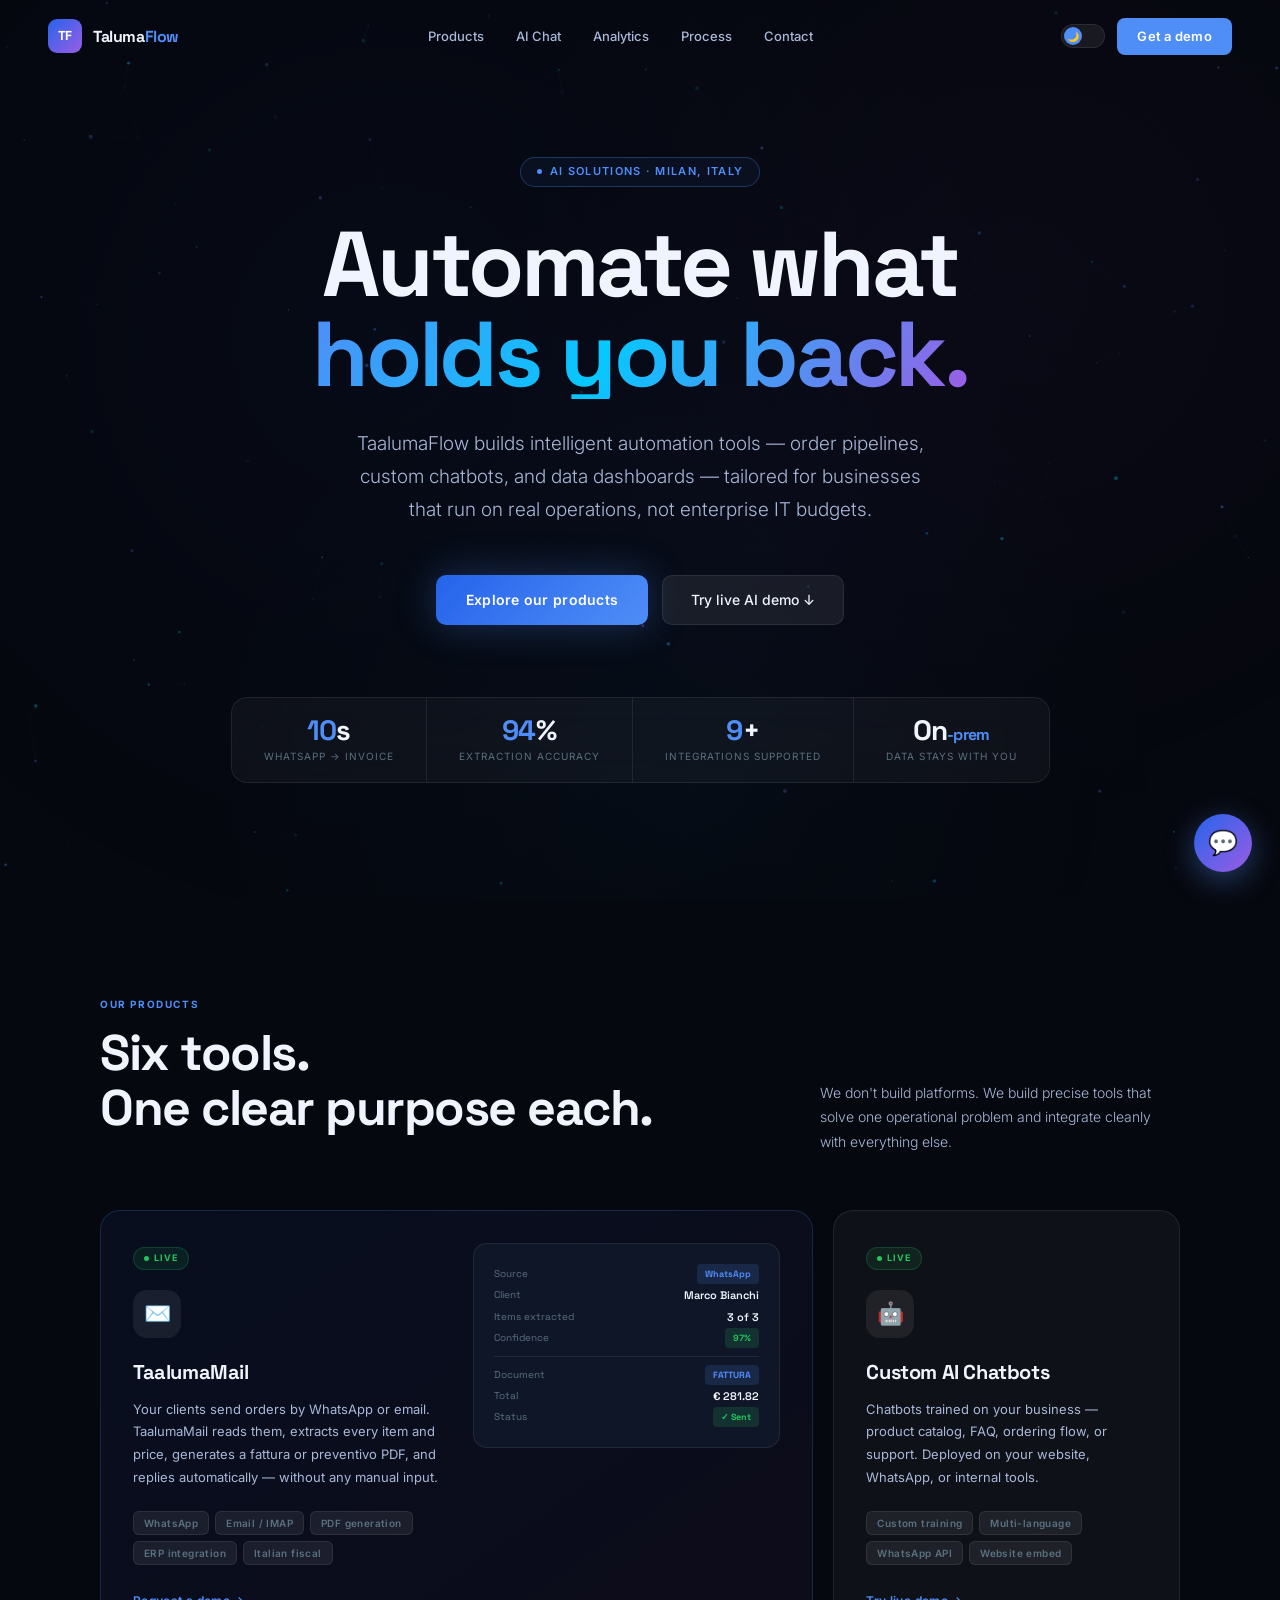
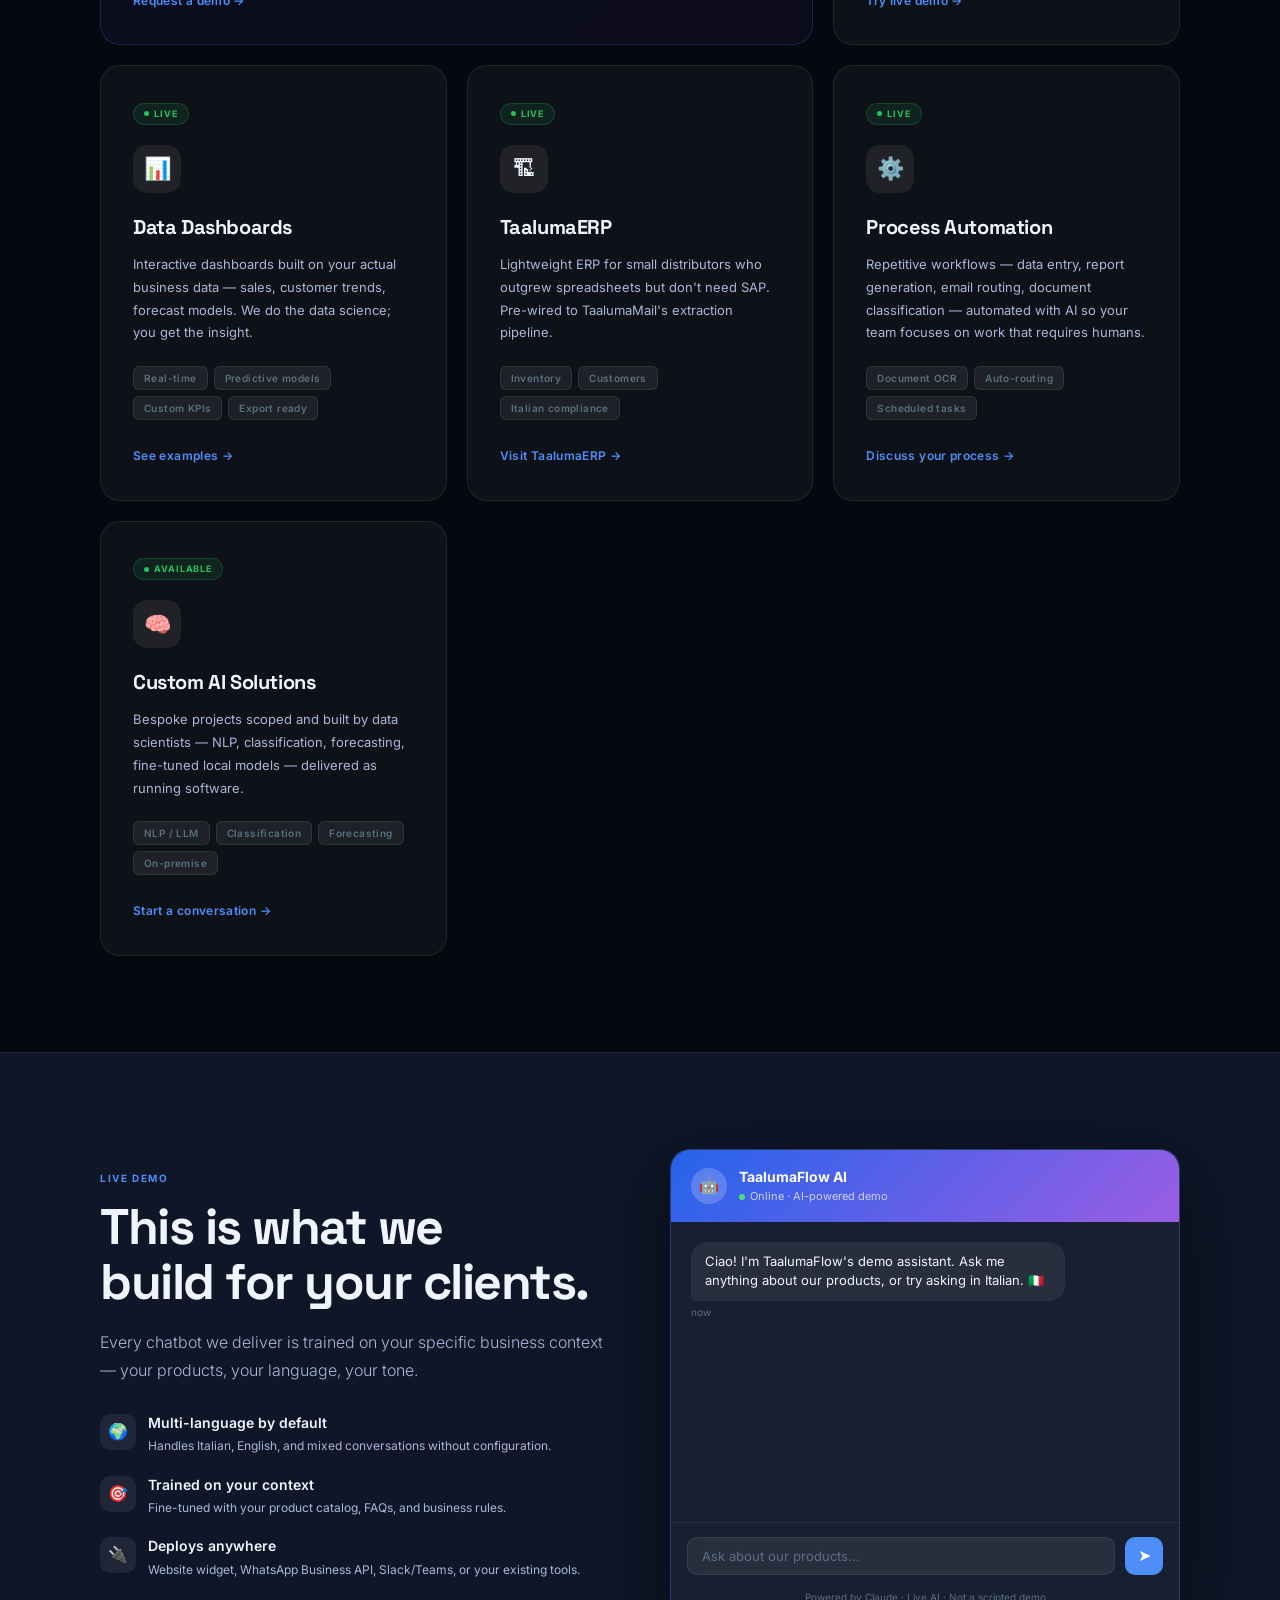
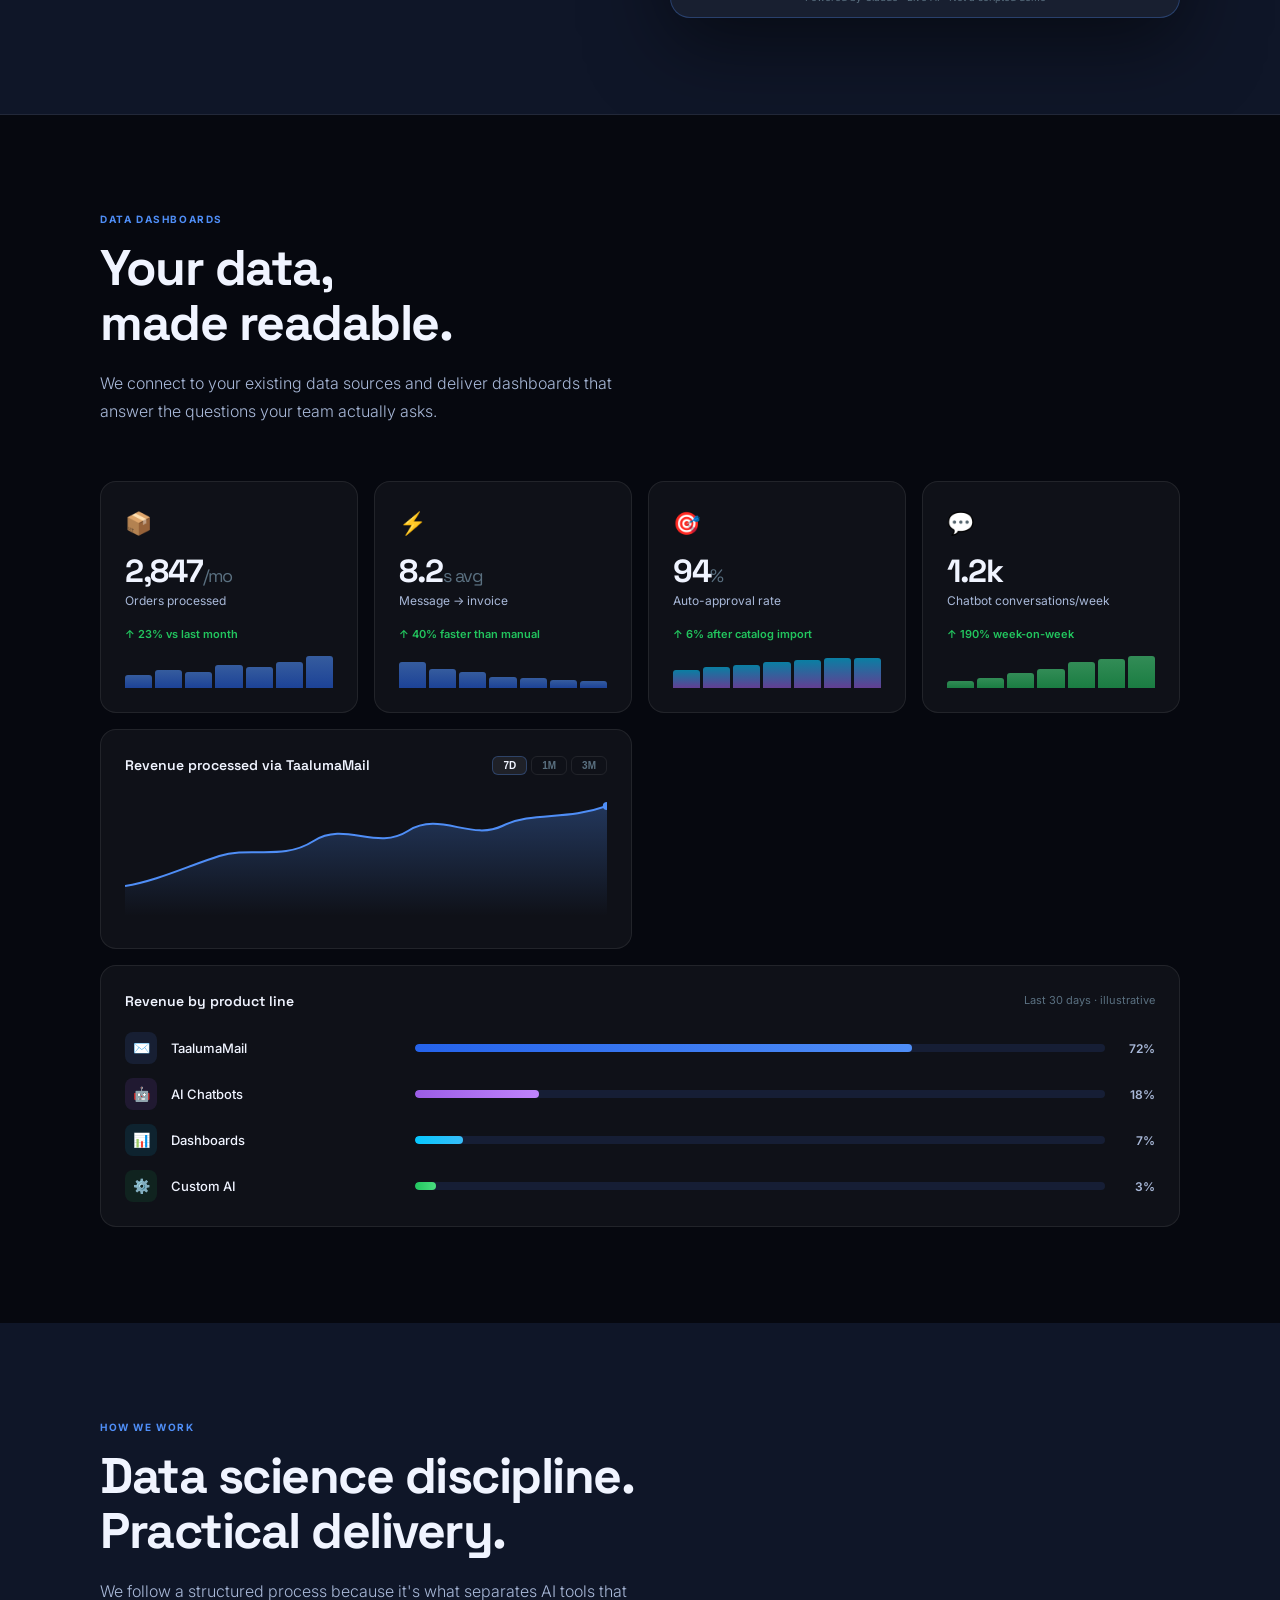
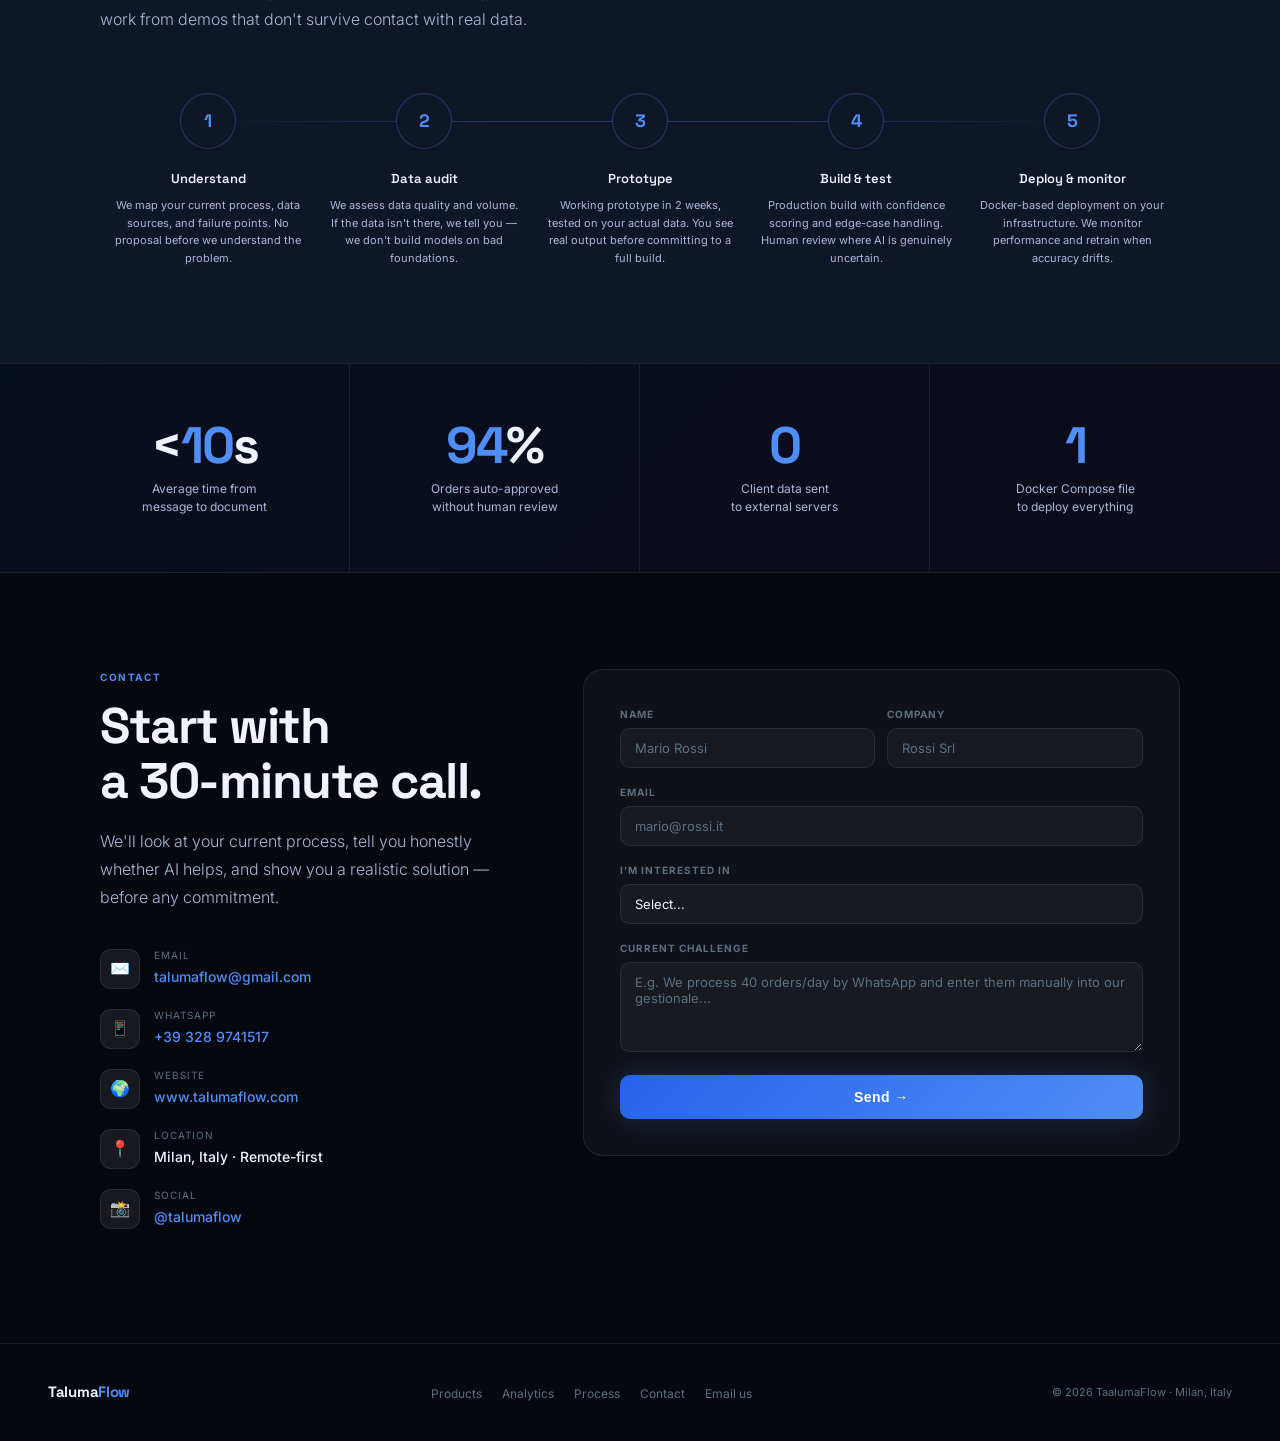
<file: index.html>
<!DOCTYPE html>
<html lang="en" data-theme="dark">
<head>
  <meta charset="UTF-8">
  <meta name="viewport" content="width=device-width, initial-scale=1.0">
  <title>TaalumaFlow — AI Solutions for Business</title>
  <meta name="description" content="TaalumaFlow builds AI-powered tools for businesses: order pipelines, custom chatbots, data dashboards, and process automation.">
  <meta name="author" content="TaalumaFlow">
  <meta property="og:title" content="TaalumaFlow — AI Solutions for Business">
  <meta property="og:description" content="AI automation tools built by data scientists for real business operations.">
  <meta property="og:type" content="website">
  <meta property="og:url" content="https://www.talumaflow.com">
  <link rel="preconnect" href="https://fonts.googleapis.com">
  <link href="https://fonts.googleapis.com/css2?family=Space+Grotesk:wght@300;400;500;600;700&family=Inter:wght@300;400;500;600&display=swap" rel="stylesheet">
  <link rel="stylesheet" href="src/css/main.css">
</head>
<body>

<canvas id="bg-canvas" aria-hidden="true"></canvas>

<!-- NAV -->
<nav id="nav">
  <a href="#" class="nav-logo" aria-label="TaalumaFlow home">
    <div class="nav-logo-mark" aria-hidden="true">TF</div>
    <div class="nav-wordmark">Taluma<span>Flow</span></div>
  </a>
  <div class="nav-center">
    <a href="#products">Products</a>
    <a href="#chatdemo">AI Chat</a>
    <a href="#analytics">Analytics</a>
    <a href="#process">Process</a>
    <a href="#contact">Contact</a>
  </div>
  <div class="nav-right">
    <button class="theme-toggle" onclick="toggleTheme()" aria-label="Toggle dark/light mode">
      <div class="theme-knob" aria-hidden="true">🌙</div>
    </button>
    <a href="#contact" class="nav-cta">Get a demo</a>
    <button class="nav-hamburger" id="mnob" aria-label="Open menu">☰</button>
  </div>
</nav>

<div class="mobile-nav-overlay" id="mno" aria-hidden="true"></div>
<div class="mobile-nav-drawer" id="mnd" role="dialog" aria-label="Navigation menu">
  <a href="#products">Products</a>
  <a href="#chatdemo">AI Chat</a>
  <a href="#analytics">Analytics</a>
  <a href="#process">How we work</a>
  <a href="#contact">Contact</a>
</div>

<!-- HERO -->
<section id="hero">
  <div class="hero-badge rv"><span class="hero-badge-dot" aria-hidden="true"></span>AI Solutions · Milan, Italy</div>
  <h1 class="hero-h1">
    <span class="l1 rv d1">Automate what</span>
    <span class="l2 rv d2">holds you back.</span>
  </h1>
  <p class="hero-sub rv d3">TaalumaFlow builds intelligent automation tools — order pipelines, custom chatbots, and data dashboards — tailored for businesses that run on real operations, not enterprise IT budgets.</p>
  <div class="hero-btns rv d4">
    <a href="#products" class="btn-primary">Explore our products</a>
    <a href="#chatdemo" class="btn-outline">Try live AI demo ↓</a>
  </div>
  <div class="hero-metrics rv d4">
    <div class="hm"><div class="hm-num"><span id="cnt-1">0</span>s</div><div class="hm-lbl">WhatsApp → Invoice</div></div>
    <div class="hm"><div class="hm-num"><span id="cnt-2">0</span>%</div><div class="hm-lbl">Extraction accuracy</div></div>
    <div class="hm"><div class="hm-num"><span id="cnt-3">0</span>+</div><div class="hm-lbl">Integrations supported</div></div>
    <div class="hm"><div class="hm-num">On<span class="hm-sub">-prem</span></div><div class="hm-lbl">Data stays with you</div></div>
  </div>
</section>

<!-- PRODUCTS -->
<section id="products">
  <div class="si">
    <div class="products-header">
      <div>
        <div class="sl rv">Our products</div>
        <h2 class="sh rv">Six tools.<br>One clear purpose each.</h2>
      </div>
      <p class="ss rv" style="max-width:360px;font-size:14px;">We don't build platforms. We build precise tools that solve one operational problem and integrate cleanly with everything else.</p>
    </div>
    <div class="products-grid">

      <!-- TaalumaMail FEATURED -->
      <article class="pc featured rv">
        <div class="pc-inner">
          <div>
            <div class="pc-status s-live"><span class="s-dot"></span>Live</div>
            <div class="pc-icon">✉️</div>
            <h3 class="pc-name">TaalumaMail</h3>
            <p class="pc-desc">Your clients send orders by WhatsApp or email. TaalumaMail reads them, extracts every item and price, generates a fattura or preventivo PDF, and replies automatically — without any manual input.</p>
            <div class="pc-tags">
              <span class="pc-tag">WhatsApp</span><span class="pc-tag">Email / IMAP</span>
              <span class="pc-tag">PDF generation</span><span class="pc-tag">ERP integration</span><span class="pc-tag">Italian fiscal</span>
            </div>
            <a href="#contact" class="pc-link">Request a demo →</a>
          </div>
          <div class="pc-demo-panel" aria-hidden="true">
            <div class="dp-row"><span class="dp-k">Source</span><span class="dp-b">WhatsApp</span></div>
            <div class="dp-row"><span class="dp-k">Client</span><span class="dp-v">Marco Bianchi</span></div>
            <div class="dp-row"><span class="dp-k">Items extracted</span><span class="dp-v">3 of 3</span></div>
            <div class="dp-row"><span class="dp-k">Confidence</span><span class="dp-g">97%</span></div>
            <div class="dp-hr"></div>
            <div class="dp-row"><span class="dp-k">Document</span><span class="dp-b">FATTURA</span></div>
            <div class="dp-row"><span class="dp-k">Total</span><span class="dp-v">€ 281.82</span></div>
            <div class="dp-row"><span class="dp-k">Status</span><span class="dp-g">✓ Sent</span></div>
          </div>
        </div>
      </article>

      <article class="pc rv d1">
        <div class="pc-status s-live"><span class="s-dot"></span>Live</div>
        <div class="pc-icon">🤖</div>
        <h3 class="pc-name">Custom AI Chatbots</h3>
        <p class="pc-desc">Chatbots trained on your business — product catalog, FAQ, ordering flow, or support. Deployed on your website, WhatsApp, or internal tools.</p>
        <div class="pc-tags"><span class="pc-tag">Custom training</span><span class="pc-tag">Multi-language</span><span class="pc-tag">WhatsApp API</span><span class="pc-tag">Website embed</span></div>
        <a href="#chatdemo" class="pc-link">Try live demo →</a>
      </article>

      <article class="pc rv d2">
        <div class="pc-status s-live"><span class="s-dot"></span>Live</div>
        <div class="pc-icon">📊</div>
        <h3 class="pc-name">Data Dashboards</h3>
        <p class="pc-desc">Interactive dashboards built on your actual business data — sales, customer trends, forecast models. We do the data science; you get the insight.</p>
        <div class="pc-tags"><span class="pc-tag">Real-time</span><span class="pc-tag">Predictive models</span><span class="pc-tag">Custom KPIs</span><span class="pc-tag">Export ready</span></div>
        <a href="#analytics" class="pc-link">See examples →</a>
      </article>

      <article class="pc rv d3">
        <!-- <div class="pc-status s-live"><span class="s-dot"></span>Live</div>
        <div class="pc-icon">🏗</div>
        <h3 class="pc-name"><a href="https://taalumaerp.com" target="_blank" rel="noopener" class="pc-link">Visit TaalumaERP →</a></h3>
        <p class="pc-desc">Lightweight ERP for small distributors who outgrew spreadsheets but don't need SAP. Pre-wired to TaalumaMail's extraction pipeline.</p>
        <div class="pc-tags"><span class="pc-tag">Inventory</span><span class="pc-tag">Customers</span><span class="pc-tag">Italian compliance</span></div> -->

 
        <div class="pc-status s-live"><span class="s-dot"></span>Live</div>
          <div class="pc-icon">🏗</div>
      
        <h3 class="pc-name">TaalumaERP</h3>
      
        <p class="pc-desc">Lightweight ERP for small distributors who outgrew
          spreadsheets but don't need SAP. Pre-wired to TaalumaMail's
          extraction pipeline.</p>
      
        <div class="pc-tags">
          <span class="pc-tag">Inventory</span>
          <span class="pc-tag">Customers</span>
          <span class="pc-tag">Italian compliance</span>
        </div>
      
        <a href="https://taalumaerp.com" target="_blank" rel="noopener"
          class="pc-link">Visit TaalumaERP →</a>
      
      
      <!-- </div> -->
 
      </article>

      <article class="pc rv">
        <div class="pc-status s-live"><span class="s-dot"></span>Live</div>
        <div class="pc-icon">⚙️</div>
        <h3 class="pc-name">Process Automation</h3>
        <p class="pc-desc">Repetitive workflows — data entry, report generation, email routing, document classification — automated with AI so your team focuses on work that requires humans.</p>
        <div class="pc-tags"><span class="pc-tag">Document OCR</span><span class="pc-tag">Auto-routing</span><span class="pc-tag">Scheduled tasks</span></div>
        <a href="#contact" class="pc-link">Discuss your process →</a>
      </article>

      <article class="pc rv d1">
        <div class="pc-status s-live"><span class="s-dot"></span>Available</div>
        <div class="pc-icon">🧠</div>
        <h3 class="pc-name">Custom AI Solutions</h3>
        <p class="pc-desc">Bespoke projects scoped and built by data scientists — NLP, classification, forecasting, fine-tuned local models — delivered as running software.</p>
        <div class="pc-tags"><span class="pc-tag">NLP / LLM</span><span class="pc-tag">Classification</span><span class="pc-tag">Forecasting</span><span class="pc-tag">On-premise</span></div>
        <a href="#contact" class="pc-link">Start a conversation →</a>
      </article>

    </div>
  </div>
</section>

<!-- CHATBOT DEMO -->
<section id="chatdemo">
  <div class="si">
    <div class="chatdemo-grid">
      <div class="chatdemo-copy">
        <div class="sl rv">Live demo</div>
        <h2 class="sh rv">This is what we<br>build for your clients.</h2>
        <p class="ss rv" style="margin-bottom:28px;">Every chatbot we deliver is trained on your specific business context — your products, your language, your tone.</p>
        <div class="chatdemo-feature rv d1">
          <div class="cdf-icon">🌍</div>
          <div><div class="cdf-title">Multi-language by default</div><div class="cdf-desc">Handles Italian, English, and mixed conversations without configuration.</div></div>
        </div>
        <div class="chatdemo-feature rv d2">
          <div class="cdf-icon">🎯</div>
          <div><div class="cdf-title">Trained on your context</div><div class="cdf-desc">Fine-tuned with your product catalog, FAQs, and business rules.</div></div>
        </div>
        <div class="chatdemo-feature rv d3">
          <div class="cdf-icon">🔌</div>
          <div><div class="cdf-title">Deploys anywhere</div><div class="cdf-desc">Website widget, WhatsApp Business API, Slack/Teams, or your existing tools.</div></div>
        </div>
      </div>
      <div class="rv d1">
        <div class="chat-widget">
          <div class="chat-header">
            <div class="chat-avatar">🤖</div>
            <div>
              <div class="chat-hname">TaalumaFlow AI</div>
              <div class="chat-online"><span class="chat-online-dot"></span><span class="chat-hstatus">Online · AI-powered demo</span></div>
            </div>
          </div>
          <div class="chat-messages" id="chat-msgs" role="log" aria-live="polite">
            <div class="msg bot">
              <div class="msg-bubble">Ciao! I'm TaalumaFlow's demo assistant. Ask me anything about our products, or try asking in Italian. 🇮🇹</div>
              <div class="msg-time">now</div>
            </div>
          </div>
          <div class="chat-typing" id="chat-typing" aria-hidden="true">
            <div class="chat-typing-dot"></div><div class="chat-typing-dot"></div><div class="chat-typing-dot"></div>
          </div>
          <div class="chat-input-row">
            <label for="chat-input" class="sr-only">Message</label>
            <input class="chat-input" id="chat-input" type="text" placeholder="Ask about our products..." maxlength="300" autocomplete="off">
            <button class="chat-send" id="chat-send-btn" aria-label="Send">➤</button>
          </div>
          <div class="chat-disclaimer">Powered by Claude · Live AI · Not a scripted demo</div>
        </div>
      </div>
    </div>
  </div>
</section>

<!-- ANALYTICS -->
<section id="analytics">
  <div class="si">
    <div class="sl rv">Data dashboards</div>
    <h2 class="sh rv">Your data,<br>made readable.</h2>
    <p class="ss rv">We connect to your existing data sources and deliver dashboards that answer the questions your team actually asks.</p>
    <div class="analytics-grid">
      <div class="kpi-card rv">
        <div class="kpi-icon">📦</div>
        <div class="kpi-val">2,847<span>/mo</span></div>
        <div class="kpi-lbl">Orders processed</div>
        <div class="kpi-trend trend-up">↑ 23% vs last month</div>
        <div class="mini-chart" aria-hidden="true">
          <div class="mc-bar" style="height:40%"></div><div class="mc-bar" style="height:55%"></div>
          <div class="mc-bar" style="height:48%"></div><div class="mc-bar" style="height:70%"></div>
          <div class="mc-bar" style="height:65%"></div><div class="mc-bar" style="height:80%"></div>
          <div class="mc-bar" style="height:100%"></div>
        </div>
      </div>
      <div class="kpi-card rv d1">
        <div class="kpi-icon">⚡</div>
        <div class="kpi-val">8.2<span>s avg</span></div>
        <div class="kpi-lbl">Message → invoice</div>
        <div class="kpi-trend trend-up">↑ 40% faster than manual</div>
        <div class="mini-chart" aria-hidden="true">
          <div class="mc-bar" style="height:80%"></div><div class="mc-bar" style="height:60%"></div>
          <div class="mc-bar" style="height:50%"></div><div class="mc-bar" style="height:35%"></div>
          <div class="mc-bar" style="height:30%"></div><div class="mc-bar" style="height:25%"></div>
          <div class="mc-bar" style="height:20%"></div>
        </div>
      </div>
      <div class="kpi-card rv d2">
        <div class="kpi-icon">🎯</div>
        <div class="kpi-val">94<span>%</span></div>
        <div class="kpi-lbl">Auto-approval rate</div>
        <div class="kpi-trend trend-up">↑ 6% after catalog import</div>
        <div class="mini-chart" aria-hidden="true">
          <div class="mc-bar" style="height:55%;background:linear-gradient(to top,var(--purple),var(--cyan))"></div>
          <div class="mc-bar" style="height:65%;background:linear-gradient(to top,var(--purple),var(--cyan))"></div>
          <div class="mc-bar" style="height:72%;background:linear-gradient(to top,var(--purple),var(--cyan))"></div>
          <div class="mc-bar" style="height:80%;background:linear-gradient(to top,var(--purple),var(--cyan))"></div>
          <div class="mc-bar" style="height:88%;background:linear-gradient(to top,var(--purple),var(--cyan))"></div>
          <div class="mc-bar" style="height:92%;background:linear-gradient(to top,var(--purple),var(--cyan))"></div>
          <div class="mc-bar" style="height:94%;background:linear-gradient(to top,var(--purple),var(--cyan))"></div>
        </div>
      </div>
      <div class="kpi-card rv d3">
        <div class="kpi-icon">💬</div>
        <div class="kpi-val">1.2k</div>
        <div class="kpi-lbl">Chatbot conversations/week</div>
        <div class="kpi-trend trend-up">↑ 190% week-on-week</div>
        <div class="mini-chart" aria-hidden="true">
          <div class="mc-bar" style="height:20%;background:linear-gradient(to top,#22c55e,#4ade80)"></div>
          <div class="mc-bar" style="height:30%;background:linear-gradient(to top,#22c55e,#4ade80)"></div>
          <div class="mc-bar" style="height:45%;background:linear-gradient(to top,#22c55e,#4ade80)"></div>
          <div class="mc-bar" style="height:60%;background:linear-gradient(to top,#22c55e,#4ade80)"></div>
          <div class="mc-bar" style="height:80%;background:linear-gradient(to top,#22c55e,#4ade80)"></div>
          <div class="mc-bar" style="height:90%;background:linear-gradient(to top,#22c55e,#4ade80)"></div>
          <div class="mc-bar" style="height:100%;background:linear-gradient(to top,#22c55e,#4ade80)"></div>
        </div>
      </div>
      <div class="chart-area rv">
        <div class="chart-header">
          <div class="chart-title">Revenue processed via TaalumaMail</div>
          <div class="chart-period">
            <button class="cp-btn active">7D</button>
            <button class="cp-btn">1M</button>
            <button class="cp-btn">3M</button>
          </div>
        </div>
        <svg class="svg-chart" viewBox="0 0 460 120" preserveAspectRatio="none" aria-hidden="true">
          <defs>
            <linearGradient id="cg" x1="0" y1="0" x2="0" y2="1">
              <stop offset="0%" stop-color="#4F8EF7" stop-opacity="0.3"/>
              <stop offset="100%" stop-color="#4F8EF7" stop-opacity="0"/>
            </linearGradient>
          </defs>
          <path d="M0,90 C30,85 60,70 90,60 C120,50 150,65 180,45 C210,25 240,55 270,35 C300,15 330,45 360,30 C390,15 420,25 460,10" stroke="#4F8EF7" stroke-width="2" fill="none"/>
          <path d="M0,90 C30,85 60,70 90,60 C120,50 150,65 180,45 C210,25 240,55 270,35 C300,15 330,45 360,30 C390,15 420,25 460,10 L460,120 L0,120 Z" fill="url(#cg)"/>
          <circle cx="460" cy="10" r="4" fill="#4F8EF7"/>
        </svg>
      </div>
      <div class="analytics-services rv d1">
        <div class="as-header">
          <div class="chart-title">Revenue by product line</div>
          <div style="font-size:11px;color:var(--text3)">Last 30 days · illustrative</div>
        </div>
        <div class="service-row">
          <div class="sr-icon" style="background:rgba(79,142,247,0.12)">✉️</div>
          <div class="sr-name">TaalumaMail</div>
          <div class="sr-bar-wrap"><div class="sr-bar" style="width:72%;background:linear-gradient(90deg,var(--blue2),var(--blue))"></div></div>
          <div class="sr-pct">72%</div>
        </div>
        <div class="service-row">
          <div class="sr-icon" style="background:rgba(155,93,229,0.12)">🤖</div>
          <div class="sr-name">AI Chatbots</div>
          <div class="sr-bar-wrap"><div class="sr-bar" style="width:18%;background:linear-gradient(90deg,var(--purple),#c084fc)"></div></div>
          <div class="sr-pct">18%</div>
        </div>
        <div class="service-row">
          <div class="sr-icon" style="background:rgba(6,200,255,0.10)">📊</div>
          <div class="sr-name">Dashboards</div>
          <div class="sr-bar-wrap"><div class="sr-bar" style="width:7%;background:linear-gradient(90deg,var(--cyan),#38bdf8)"></div></div>
          <div class="sr-pct">7%</div>
        </div>
        <div class="service-row">
          <div class="sr-icon" style="background:rgba(34,197,94,0.10)">⚙️</div>
          <div class="sr-name">Custom AI</div>
          <div class="sr-bar-wrap"><div class="sr-bar" style="width:3%;background:linear-gradient(90deg,var(--green),#4ade80)"></div></div>
          <div class="sr-pct">3%</div>
        </div>
      </div>
    </div>
  </div>
</section>

<!-- PROCESS -->
<section id="process">
  <div class="si">
    <div class="sl rv">How we work</div>
    <h2 class="sh rv">Data science discipline.<br>Practical delivery.</h2>
    <p class="ss rv">We follow a structured process because it's what separates AI tools that work from demos that don't survive contact with real data.</p>
    <div class="process-grid">
      <div class="pg-step rv"><div class="pg-num">1</div><div class="pg-title">Understand</div><div class="pg-desc">We map your current process, data sources, and failure points. No proposal before we understand the problem.</div></div>
      <div class="pg-step rv d1"><div class="pg-num">2</div><div class="pg-title">Data audit</div><div class="pg-desc">We assess data quality and volume. If the data isn't there, we tell you — we don't build models on bad foundations.</div></div>
      <div class="pg-step rv d2"><div class="pg-num">3</div><div class="pg-title">Prototype</div><div class="pg-desc">Working prototype in 2 weeks, tested on your actual data. You see real output before committing to a full build.</div></div>
      <div class="pg-step rv d3"><div class="pg-num">4</div><div class="pg-title">Build &amp; test</div><div class="pg-desc">Production build with confidence scoring and edge-case handling. Human review where AI is genuinely uncertain.</div></div>
      <div class="pg-step rv d4"><div class="pg-num">5</div><div class="pg-title">Deploy &amp; monitor</div><div class="pg-desc">Docker-based deployment on your infrastructure. We monitor performance and retrain when accuracy drifts.</div></div>
    </div>
  </div>
</section>

<!-- STATS -->
<section id="stats">
  <div class="stats-row">
    <div class="stat-item rv"><div class="stat-num">&lt;<span>10</span>s</div><div class="stat-lbl">Average time from<br>message to document</div></div>
    <div class="stat-item rv d1"><div class="stat-num"><span>94</span>%</div><div class="stat-lbl">Orders auto-approved<br>without human review</div></div>
    <div class="stat-item rv d2"><div class="stat-num"><span>0</span></div><div class="stat-lbl">Client data sent<br>to external servers</div></div>
    <div class="stat-item rv d3"><div class="stat-num"><span>1</span></div><div class="stat-lbl">Docker Compose file<br>to deploy everything</div></div>
  </div>
</section>

<!-- CONTACT -->
<section id="contact">
  <div class="si">
    <div class="contact-grid">
      <div>
        <div class="sl rv">Contact</div>
        <h2 class="sh rv">Start with<br>a 30-minute call.</h2>
        <p class="ss rv" style="margin-bottom:36px;">We'll look at your current process, tell you honestly whether AI helps, and show you a realistic solution — before any commitment.</p>
        <div class="contact-detail rv"><div class="cd-icon">✉️</div><div><div class="cd-lbl">Email</div><div class="cd-val"><a href="mailto:talumaflow@gmail.com">talumaflow@gmail.com</a></div></div></div>
        <div class="contact-detail rv d1"><div class="cd-icon">📱</div><div><div class="cd-lbl">WhatsApp</div><div class="cd-val"><a href="https://wa.me/393289741517">+39 328 9741517</a></div></div></div>
        <div class="contact-detail rv d2"><div class="cd-icon">🌍</div><div><div class="cd-lbl">Website</div><div class="cd-val"><a href="https://www.talumaflow.com">www.talumaflow.com</a></div></div></div>
        <div class="contact-detail rv d3"><div class="cd-icon">📍</div><div><div class="cd-lbl">Location</div><div class="cd-val">Milan, Italy · Remote-first</div></div></div>
        <div class="contact-detail rv d4"><div class="cd-icon">📸</div><div><div class="cd-lbl">Social</div><div class="cd-val"><a href="#">@talumaflow</a></div></div></div>
      </div>
      <form class="contact-form rv d1" id="contact-form" novalidate>
        <div class="fl-2">
          <div class="fl"><label for="cf-name">Name</label><input class="fi" id="cf-name" type="text" placeholder="Mario Rossi" required autocomplete="name"></div>
          <div class="fl"><label for="cf-company">Company</label><input class="fi" id="cf-company" type="text" placeholder="Rossi Srl" autocomplete="organization"></div>
        </div>
        <div class="fl"><label for="cf-email">Email</label><input class="fi" id="cf-email" type="email" placeholder="mario@rossi.it" required autocomplete="email"></div>
        <div class="fl">
          <label for="cf-product">I'm interested in</label>
          <select class="fs" id="cf-product">
            <option value="">Select...</option>
            <option>TaalumaMail — order extraction</option>
            <option>Custom AI chatbot</option>
            <option>Data dashboard / analytics</option>
            <option>Process automation</option>
            <option>TaalumaERP</option>
            <option>Custom AI solution</option>
            <option>Not sure — tell me what fits</option>
          </select>
        </div>
        <div class="fl"><label for="cf-message">Current challenge</label><textarea class="ft" id="cf-message" placeholder="E.g. We process 40 orders/day by WhatsApp and enter them manually into our gestionale..."></textarea></div>
        <button type="submit" class="form-btn" id="fbtn">Send →</button>
      </form>
    </div>
  </div>
</section>

<!-- FOOTER -->
<footer>
  <div class="f-logo">Taluma<span>Flow</span></div>
  <ul class="f-links">
    <li><a href="#products">Products</a></li>
    <li><a href="#analytics">Analytics</a></li>
    <li><a href="#process">Process</a></li>
    <li><a href="#contact">Contact</a></li>
    <li><a href="mailto:talumaflow@gmail.com">Email us</a></li>
  </ul>
  <div class="f-copy">© 2026 TaalumaFlow · Milan, Italy</div>
</footer>

<!-- FLOATING CHAT BUBBLE -->
<button class="chat-bubble-btn" id="float-chat-btn" aria-label="Open AI chat" aria-expanded="false">
  <span class="cbb-open" aria-hidden="true">💬</span>
  <span class="cbb-close" aria-hidden="true">✕</span>
</button>
<div class="chat-float-panel" id="float-chat-panel" role="dialog" aria-label="AI assistant" aria-hidden="true">
  <div class="chat-header">
    <div class="chat-avatar">🤖</div>
    <div>
      <div class="chat-hname">TaalumaFlow AI</div>
      <div class="chat-online"><span class="chat-online-dot"></span><span class="chat-hstatus">Online</span></div>
    </div>
  </div>
  <div class="cfp-messages" id="cfp-msgs" role="log" aria-live="polite">
    <div class="msg bot">
      <div class="msg-bubble">Ciao! Ask me anything about TaalumaFlow — in Italian or English. 👋</div>
      <div class="msg-time">now</div>
    </div>
  </div>
  <div class="cfp-input-row">
    <label for="cfp-input" class="sr-only">Message</label>
    <input class="cfp-input" id="cfp-input" type="text" placeholder="Your question..." maxlength="300" autocomplete="off">
    <button class="cfp-send" id="cfp-send-btn" aria-label="Send">➤</button>
  </div>
</div>

<!-- Single entry point — ES module so import/export works natively in browser -->
<script type="module" src="src/js/index.js"></script>
</body>
</html>
</file>
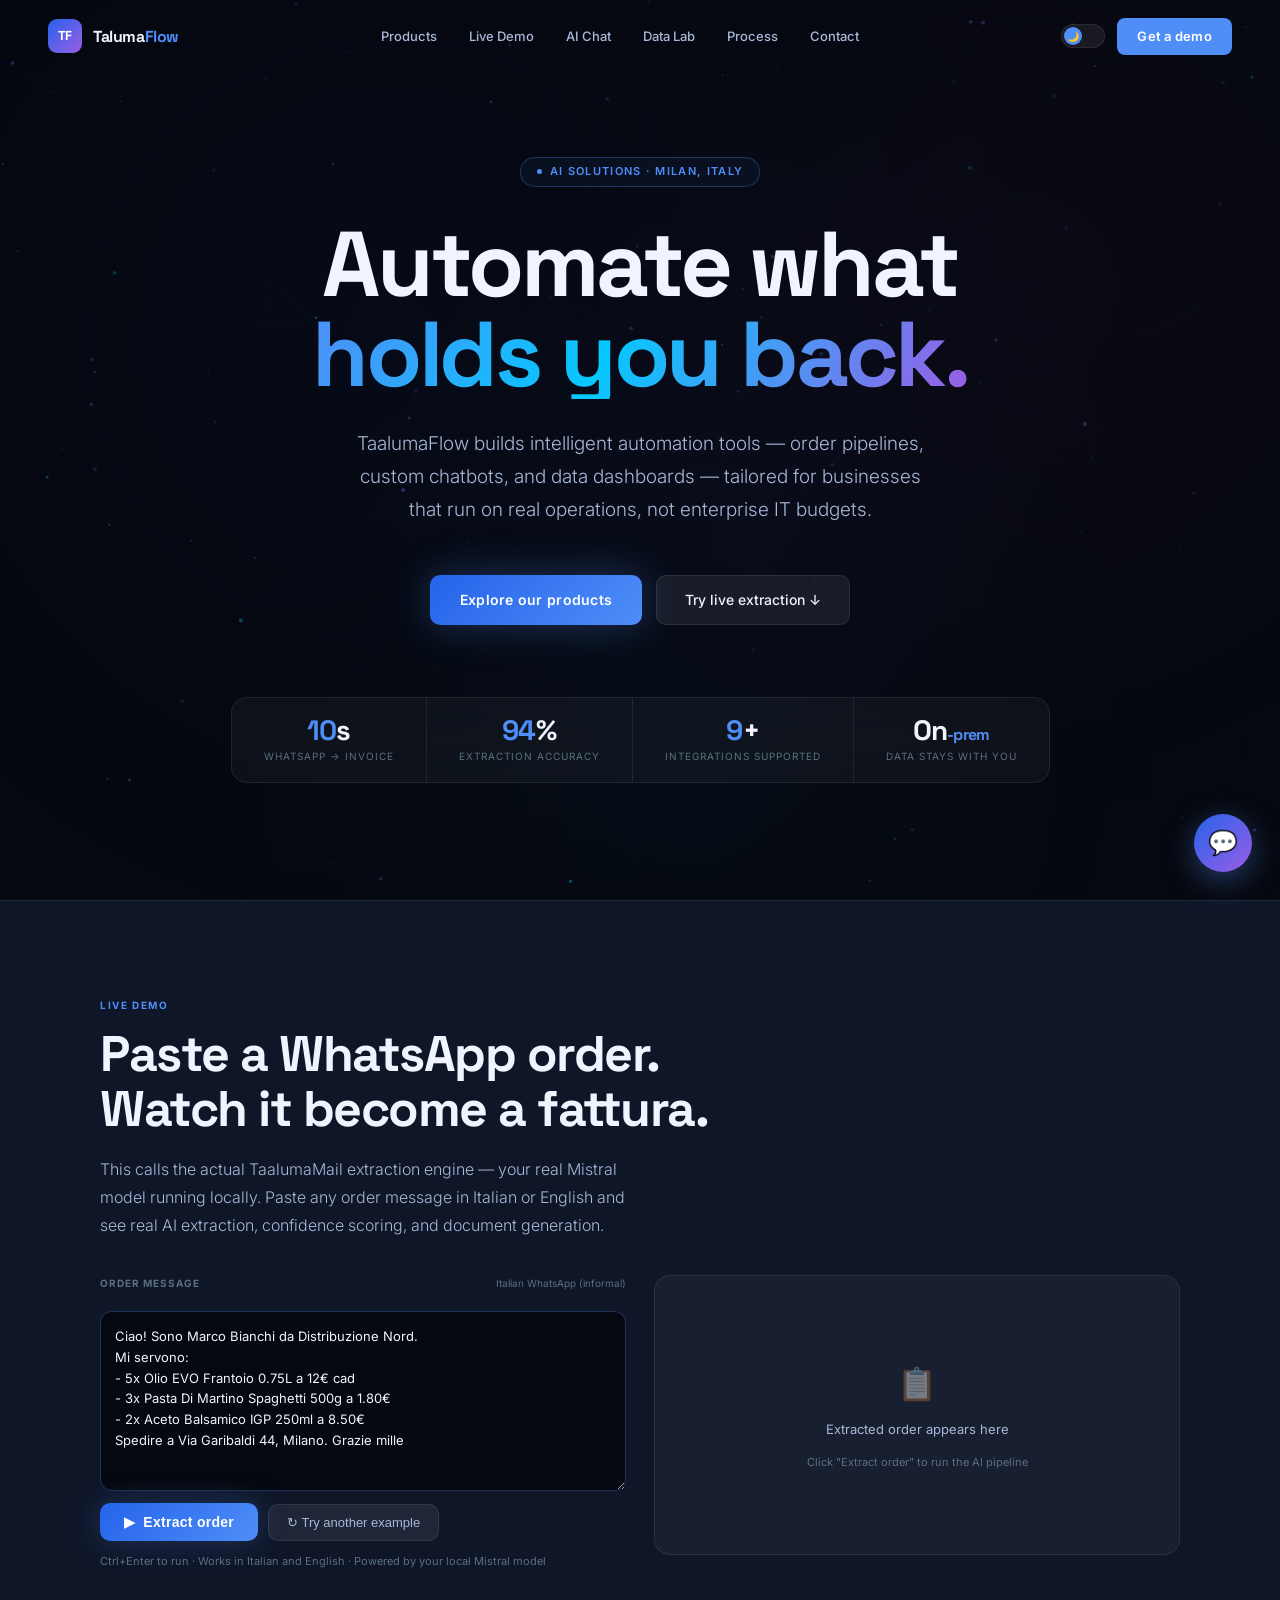
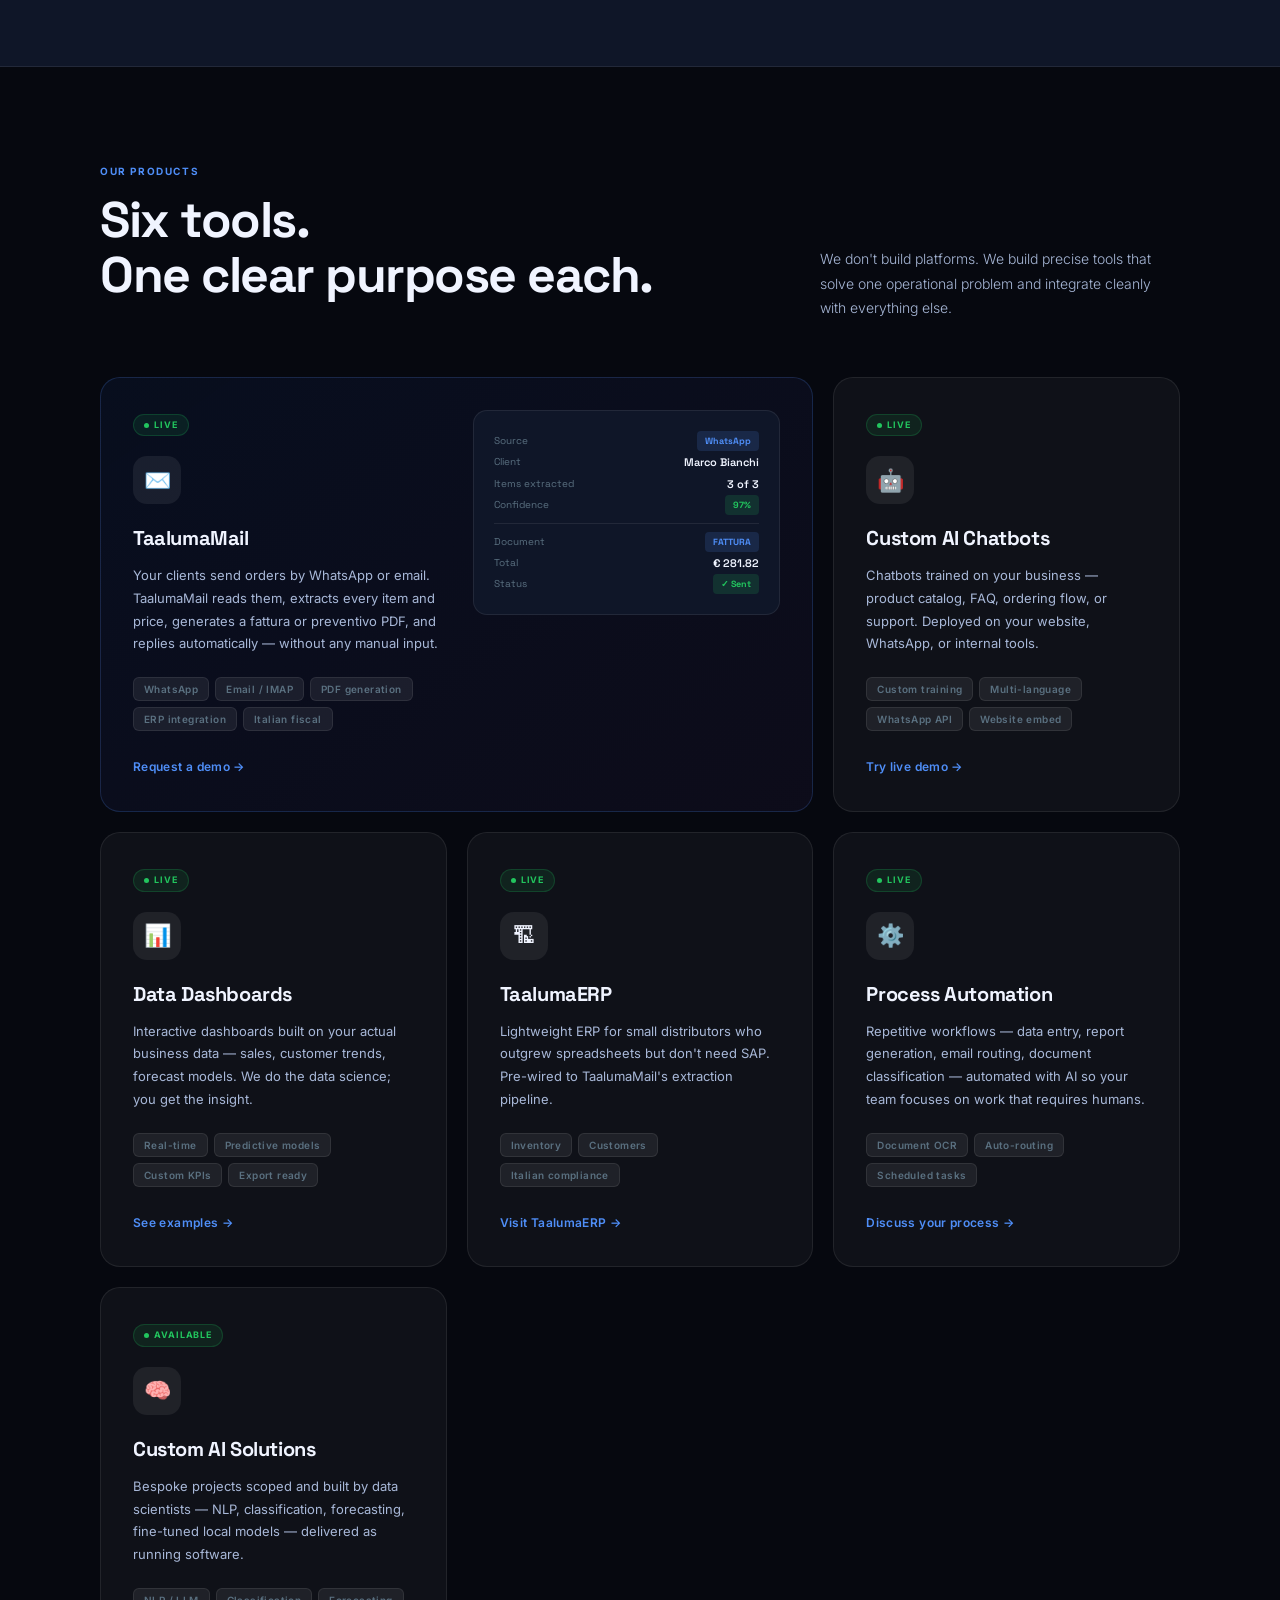
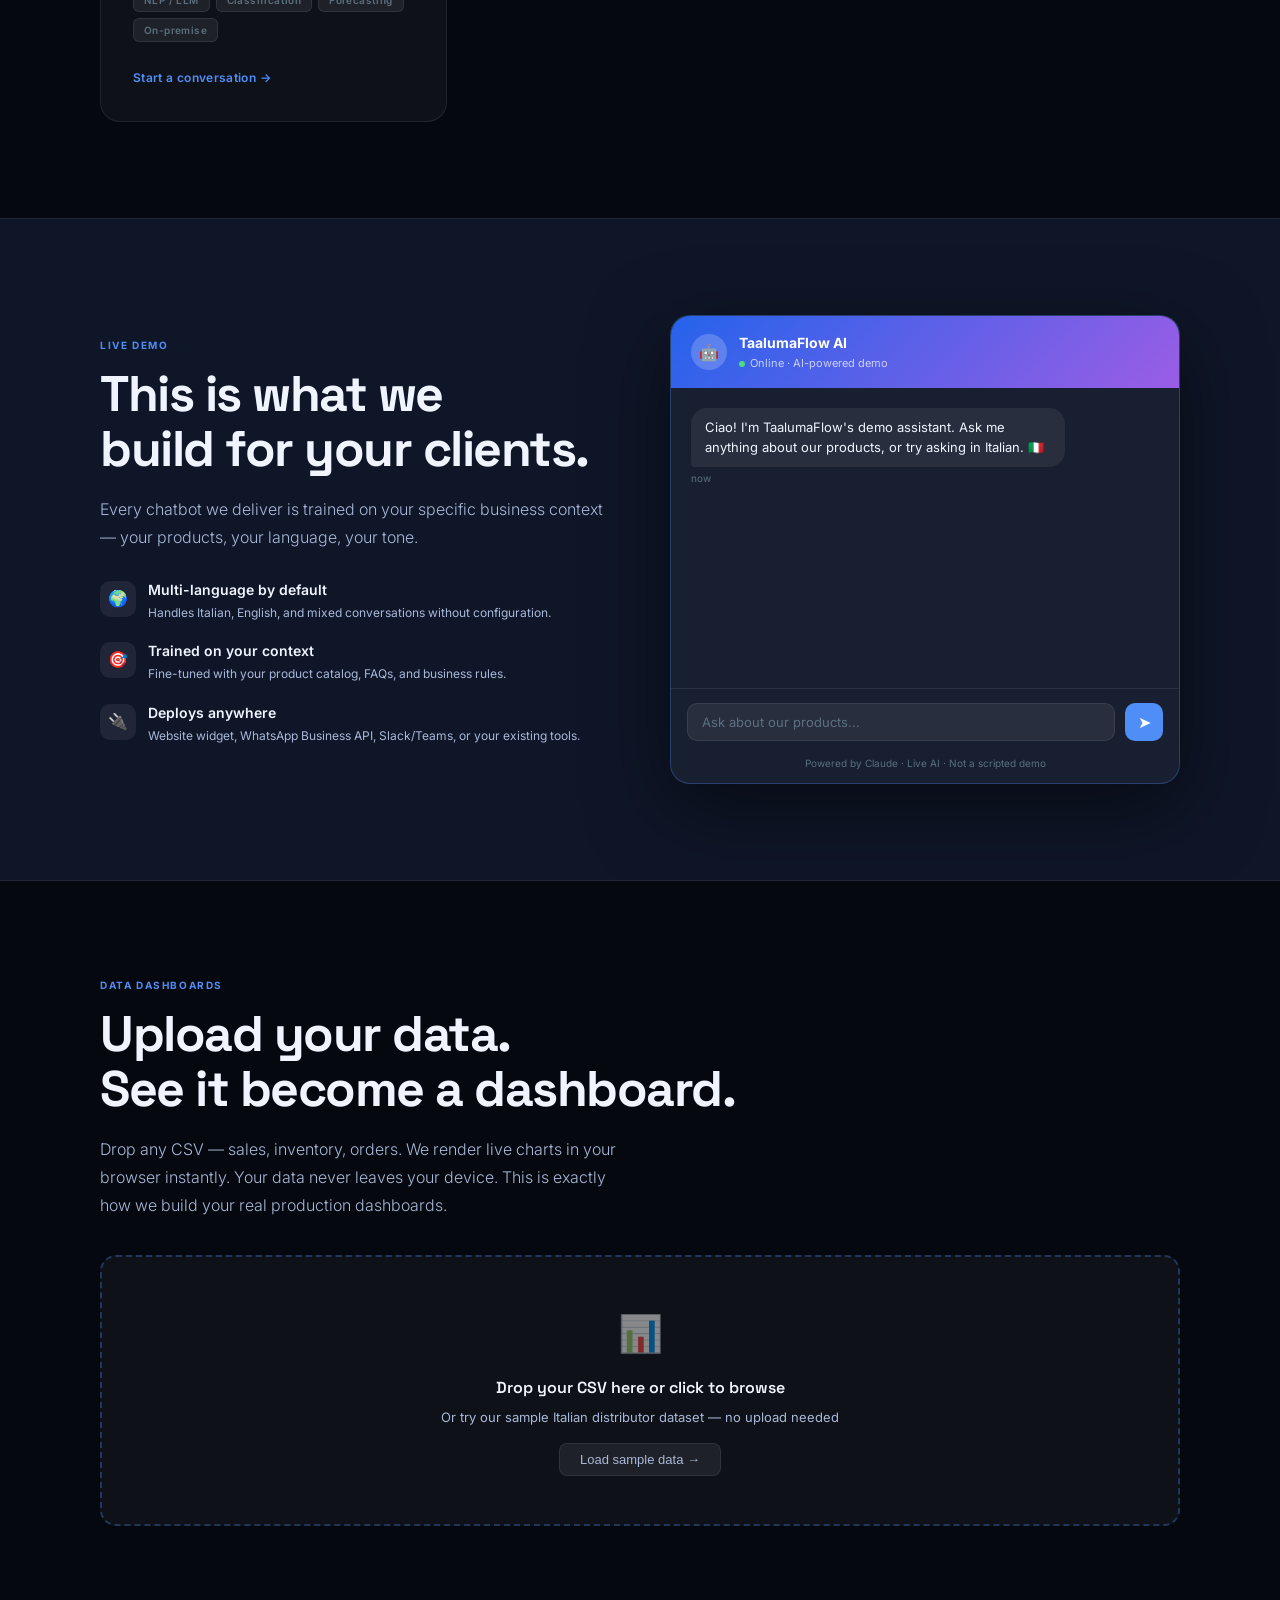
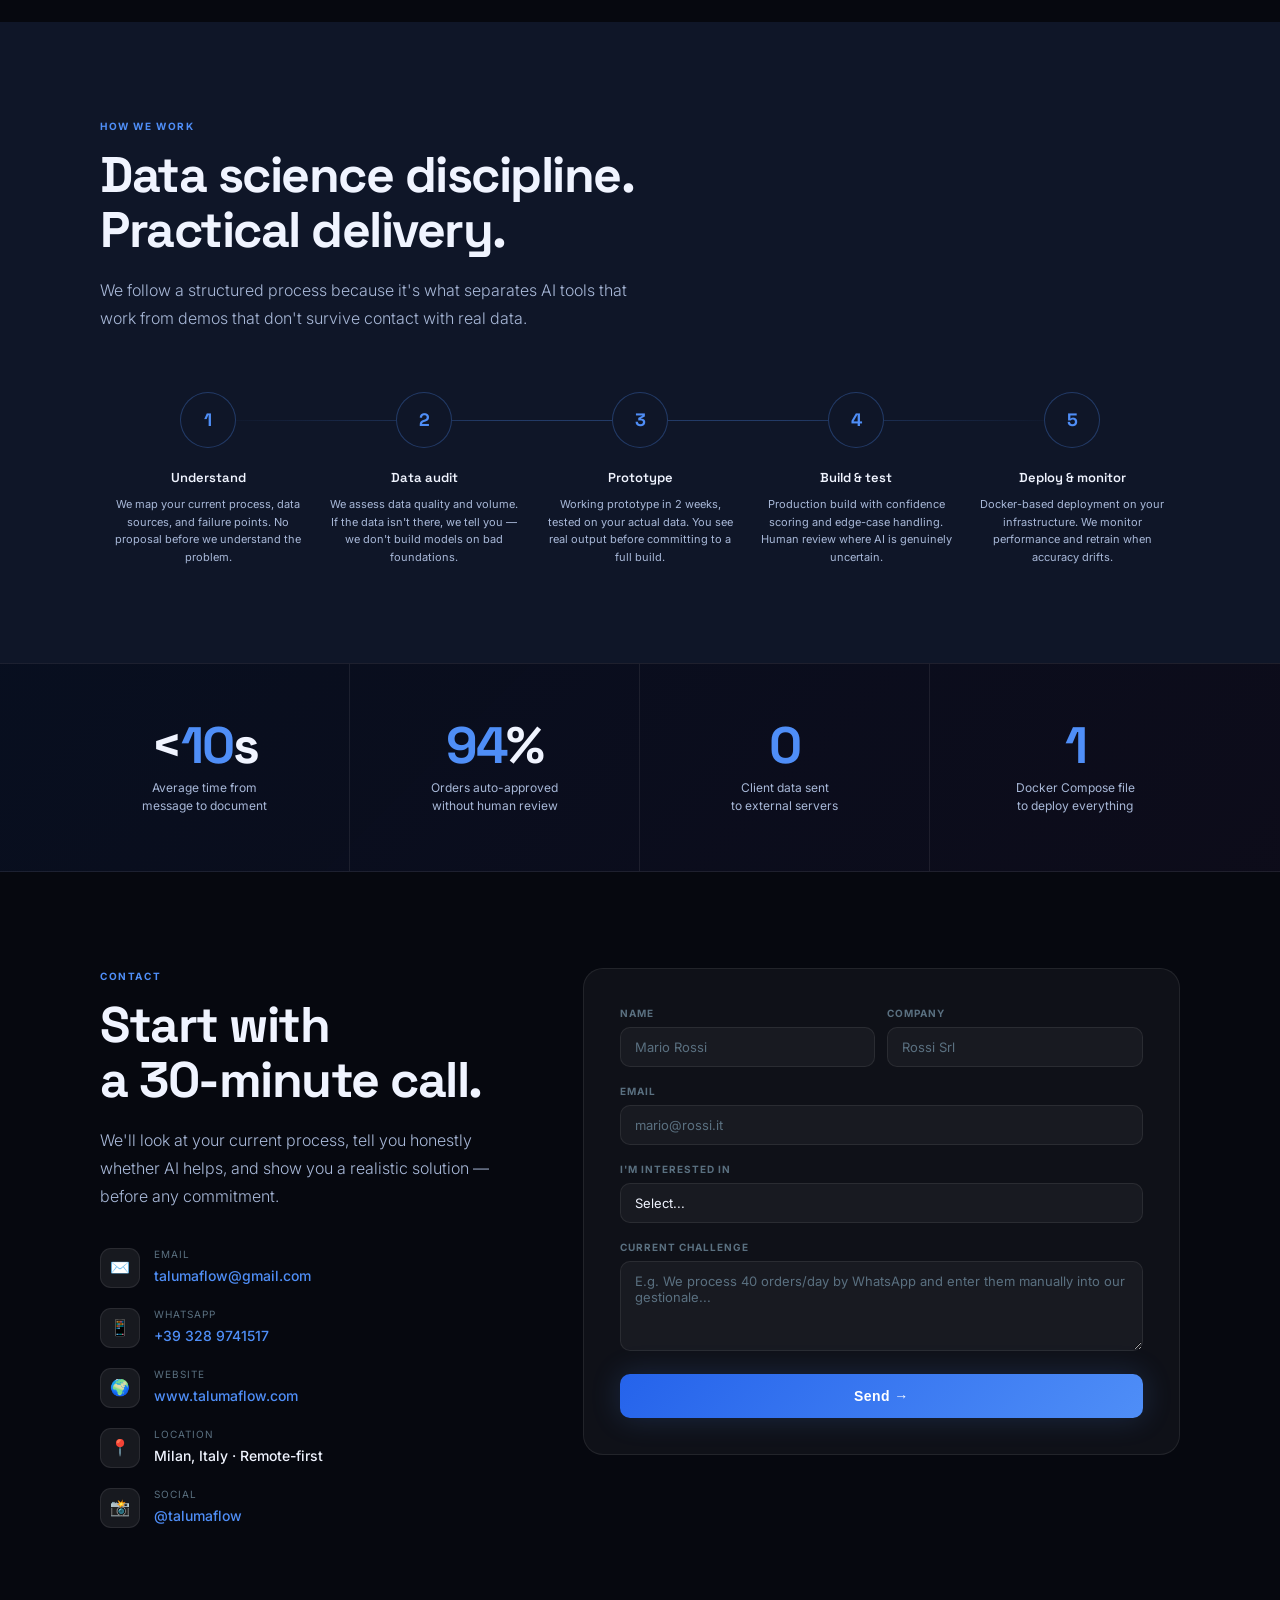
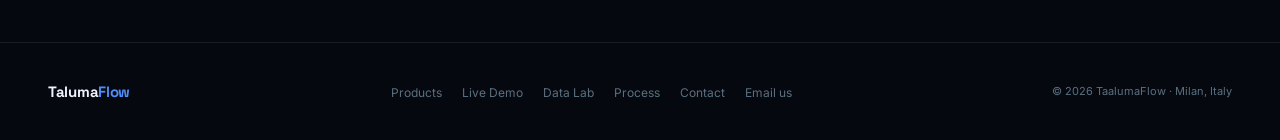
<file: frontend/index.html>
<!DOCTYPE html>
<html lang="en" data-theme="dark">
<head>
  <meta charset="UTF-8">
  <meta name="viewport" content="width=device-width, initial-scale=1.0">
  <title>TaalumaFlow — AI Solutions for Business</title>
  <meta name="description" content="TaalumaFlow builds AI-powered tools for businesses: order pipelines, custom chatbots, data dashboards, and process automation.">
  <meta name="author" content="TaalumaFlow">
  <meta property="og:title" content="TaalumaFlow — AI Solutions for Business">
  <meta property="og:description" content="AI automation tools built by data scientists for real business operations.">
  <meta property="og:type" content="website">
  <meta property="og:url" content="https://www.talumaflow.com">
  <link rel="preconnect" href="https://fonts.googleapis.com">
  <link href="https://fonts.googleapis.com/css2?family=Space+Grotesk:wght@300;400;500;600;700&family=Inter:wght@300;400;500;600&display=swap" rel="stylesheet">
  <link rel="stylesheet" href="src/css/main.css">
</head>
<body>

<canvas id="bg-canvas" aria-hidden="true"></canvas>

<!-- NAV -->
<nav id="nav">
  <a href="#" class="nav-logo" aria-label="TaalumaFlow home">
    <div class="nav-logo-mark" aria-hidden="true">TF</div>
    <div class="nav-wordmark">Taluma<span>Flow</span></div>
  </a>
  <div class="nav-center">
    <a href="#products">Products</a>
    <a href="#extraction-demo">Live Demo</a>
    <a href="#chatdemo">AI Chat</a>
    <a href="#csv-section">Data Lab</a>
    <a href="#process">Process</a>
    <a href="#contact">Contact</a>
  </div>
  <div class="nav-right">
    <button class="theme-toggle" onclick="toggleTheme()" aria-label="Toggle dark/light mode">
      <div class="theme-knob" aria-hidden="true">🌙</div>
    </button>
    <a href="#contact" class="nav-cta">Get a demo</a>
    <button class="nav-hamburger" id="mnob" aria-label="Open menu">☰</button>
  </div>
</nav>

<div class="mobile-nav-overlay" id="mno" aria-hidden="true"></div>
<div class="mobile-nav-drawer" id="mnd" role="dialog" aria-label="Navigation menu">
  <a href="#products">Products</a>
  <a href="#extraction-demo">Live Demo</a>
  <a href="#chatdemo">AI Chat</a>
  <a href="#csv-section">Data Lab</a>
  <a href="#process">How we work</a>
  <a href="#contact">Contact</a>
</div>

<!-- HERO -->
<section id="hero">
  <div class="hero-badge rv"><span class="hero-badge-dot" aria-hidden="true"></span>AI Solutions · Milan, Italy</div>
  <h1 class="hero-h1">
    <span class="l1 rv d1">Automate what</span>
    <span class="l2 rv d2">holds you back.</span>
  </h1>
  <p class="hero-sub rv d3">TaalumaFlow builds intelligent automation tools — order pipelines, custom chatbots, and data dashboards — tailored for businesses that run on real operations, not enterprise IT budgets.</p>
  <div class="hero-btns rv d4">
    <a href="#products" class="btn-primary">Explore our products</a>
    <a href="#extraction-demo" class="btn-outline">Try live extraction ↓</a>
  </div>
  <div class="hero-metrics rv d4">
    <div class="hm"><div class="hm-num"><span id="cnt-1">0</span>s</div><div class="hm-lbl">WhatsApp → Invoice</div></div>
    <div class="hm"><div class="hm-num"><span id="cnt-2">0</span>%</div><div class="hm-lbl">Extraction accuracy</div></div>
    <div class="hm"><div class="hm-num"><span id="cnt-3">0</span>+</div><div class="hm-lbl">Integrations supported</div></div>
    <div class="hm"><div class="hm-num">On<span class="hm-sub">-prem</span></div><div class="hm-lbl">Data stays with you</div></div>
  </div>
</section>


<!-- EXTRACTION DEMO -->
<section id="extraction-demo">
  <div class="si">
    <div class="sl rv">Live demo</div>
    <h2 class="sh rv">Paste a WhatsApp order.<br>Watch it become a fattura.</h2>
    <p class="ss rv">This calls the actual TaalumaMail extraction engine — your real Mistral model running locally. Paste any order message in Italian or English and see real AI extraction, confidence scoring, and document generation.</p>
    <div id="demo-backend-hint" style="display:none;margin:16px 0;padding:12px 16px;background:rgba(245,158,11,0.08);border:1px solid rgba(245,158,11,0.2);border-radius:10px;font-size:13px;color:#f59e0b">
      ⚡ Backend not connected yet — <a href="#contact" style="color:var(--blue)">book a call</a> to see this with your real pipeline, or
      <a href="https://wa.me/393289741517" style="color:var(--blue)">WhatsApp us</a>.
      The sample data below shows the output format.
    </div>
    <div class="demo-grid">
      <div class="demo-input-panel rv">
        <div style="display:flex;justify-content:space-between;align-items:center;margin-bottom:8px">
          <label style="font-size:10px;font-weight:700;color:var(--text3);text-transform:uppercase;letter-spacing:0.1em">Order message</label>
          <span id="demo-example-label" style="font-size:10px;color:var(--text3)">Italian WhatsApp (informal)</span>
        </div>
        <textarea class="demo-textarea" id="demo-input" placeholder="Paste a WhatsApp or email order message…"></textarea>
        <div class="demo-actions">
          <button class="demo-run-btn" id="demo-run-btn">
            <span>▶</span> Extract order
          </button>
          <button class="demo-cycle-btn" id="demo-cycle-btn">↻ Try another example</button>
        </div>
        <div class="demo-hint">Ctrl+Enter to run · Works in Italian and English · Powered by your local Mistral model</div>
      </div>
      <div class="demo-output-panel rv d1">
        <div class="demo-empty" id="demo-empty">
          <div class="demo-empty-icon">📋</div>
          <div style="font-size:13px;color:var(--text2)">Extracted order appears here</div>
          <div style="font-size:11px;color:var(--text3);margin-top:4px">Click "Extract order" to run the AI pipeline</div>
        </div>
        <div class="demo-loading" id="demo-loading">
          <div style="font-size:13px;color:var(--text2)">🤖 Your Mistral model is extracting…</div>
          <div class="demo-loading-bar"><div class="demo-loading-fill"></div></div>
          <div style="font-size:11px;color:var(--text3)">Reading items, prices, customer details…</div>
        </div>
        <div id="demo-result"></div>
      </div>
    </div>
  </div>
</section>

<!-- PRODUCTS -->
<section id="products">
  <div class="si">
    <div class="products-header">
      <div>
        <div class="sl rv">Our products</div>
        <h2 class="sh rv">Six tools.<br>One clear purpose each.</h2>
      </div>
      <p class="ss rv" style="max-width:360px;font-size:14px;">We don't build platforms. We build precise tools that solve one operational problem and integrate cleanly with everything else.</p>
    </div>
    <div class="products-grid">

      <!-- TaalumaMail FEATURED -->
      <article class="pc featured rv">
        <div class="pc-inner">
          <div>
            <div class="pc-status s-live"><span class="s-dot"></span>Live</div>
            <div class="pc-icon">✉️</div>
            <h3 class="pc-name">TaalumaMail</h3>
            <p class="pc-desc">Your clients send orders by WhatsApp or email. TaalumaMail reads them, extracts every item and price, generates a fattura or preventivo PDF, and replies automatically — without any manual input.</p>
            <div class="pc-tags">
              <span class="pc-tag">WhatsApp</span><span class="pc-tag">Email / IMAP</span>
              <span class="pc-tag">PDF generation</span><span class="pc-tag">ERP integration</span><span class="pc-tag">Italian fiscal</span>
            </div>
            <a href="#contact" class="pc-link">Request a demo →</a>
          </div>
          <div class="pc-demo-panel" aria-hidden="true">
            <div class="dp-row"><span class="dp-k">Source</span><span class="dp-b">WhatsApp</span></div>
            <div class="dp-row"><span class="dp-k">Client</span><span class="dp-v">Marco Bianchi</span></div>
            <div class="dp-row"><span class="dp-k">Items extracted</span><span class="dp-v">3 of 3</span></div>
            <div class="dp-row"><span class="dp-k">Confidence</span><span class="dp-g">97%</span></div>
            <div class="dp-hr"></div>
            <div class="dp-row"><span class="dp-k">Document</span><span class="dp-b">FATTURA</span></div>
            <div class="dp-row"><span class="dp-k">Total</span><span class="dp-v">€ 281.82</span></div>
            <div class="dp-row"><span class="dp-k">Status</span><span class="dp-g">✓ Sent</span></div>
          </div>
        </div>
      </article>

      <article class="pc rv d1">
        <div class="pc-status s-live"><span class="s-dot"></span>Live</div>
        <div class="pc-icon">🤖</div>
        <h3 class="pc-name">Custom AI Chatbots</h3>
        <p class="pc-desc">Chatbots trained on your business — product catalog, FAQ, ordering flow, or support. Deployed on your website, WhatsApp, or internal tools.</p>
        <div class="pc-tags"><span class="pc-tag">Custom training</span><span class="pc-tag">Multi-language</span><span class="pc-tag">WhatsApp API</span><span class="pc-tag">Website embed</span></div>
        <a href="#chatdemo" class="pc-link">Try live demo →</a>
      </article>

      <article class="pc rv d2">
        <div class="pc-status s-live"><span class="s-dot"></span>Live</div>
        <div class="pc-icon">📊</div>
        <h3 class="pc-name">Data Dashboards</h3>
        <p class="pc-desc">Interactive dashboards built on your actual business data — sales, customer trends, forecast models. We do the data science; you get the insight.</p>
        <div class="pc-tags"><span class="pc-tag">Real-time</span><span class="pc-tag">Predictive models</span><span class="pc-tag">Custom KPIs</span><span class="pc-tag">Export ready</span></div>
        <a href="#analytics" class="pc-link">See examples →</a>
      </article>

      <article class="pc rv d3">
        <!-- <div class="pc-status s-live"><span class="s-dot"></span>Live</div>
        <div class="pc-icon">🏗</div>
        <h3 class="pc-name"><a href="https://taalumaerp.com" target="_blank" rel="noopener" class="pc-link">Visit TaalumaERP →</a></h3>
        <p class="pc-desc">Lightweight ERP for small distributors who outgrew spreadsheets but don't need SAP. Pre-wired to TaalumaMail's extraction pipeline.</p>
        <div class="pc-tags"><span class="pc-tag">Inventory</span><span class="pc-tag">Customers</span><span class="pc-tag">Italian compliance</span></div> -->

 
        <div class="pc-status s-live"><span class="s-dot"></span>Live</div>
          <div class="pc-icon">🏗</div>
      
        <h3 class="pc-name">TaalumaERP</h3>
      
        <p class="pc-desc">Lightweight ERP for small distributors who outgrew
          spreadsheets but don't need SAP. Pre-wired to TaalumaMail's
          extraction pipeline.</p>
      
        <div class="pc-tags">
          <span class="pc-tag">Inventory</span>
          <span class="pc-tag">Customers</span>
          <span class="pc-tag">Italian compliance</span>
        </div>
      
        <a href="https://taalumaerp.com" target="_blank" rel="noopener"
          class="pc-link">Visit TaalumaERP →</a>
      
      
      <!-- </div> -->
 
      </article>

      <article class="pc rv">
        <div class="pc-status s-live"><span class="s-dot"></span>Live</div>
        <div class="pc-icon">⚙️</div>
        <h3 class="pc-name">Process Automation</h3>
        <p class="pc-desc">Repetitive workflows — data entry, report generation, email routing, document classification — automated with AI so your team focuses on work that requires humans.</p>
        <div class="pc-tags"><span class="pc-tag">Document OCR</span><span class="pc-tag">Auto-routing</span><span class="pc-tag">Scheduled tasks</span></div>
        <a href="#contact" class="pc-link">Discuss your process →</a>
      </article>

      <article class="pc rv d1">
        <div class="pc-status s-live"><span class="s-dot"></span>Available</div>
        <div class="pc-icon">🧠</div>
        <h3 class="pc-name">Custom AI Solutions</h3>
        <p class="pc-desc">Bespoke projects scoped and built by data scientists — NLP, classification, forecasting, fine-tuned local models — delivered as running software.</p>
        <div class="pc-tags"><span class="pc-tag">NLP / LLM</span><span class="pc-tag">Classification</span><span class="pc-tag">Forecasting</span><span class="pc-tag">On-premise</span></div>
        <a href="#contact" class="pc-link">Start a conversation →</a>
      </article>

    </div>
  </div>
</section>

<!-- CHATBOT DEMO -->
<section id="chatdemo">
  <div class="si">
    <div class="chatdemo-grid">
      <div class="chatdemo-copy">
        <div class="sl rv">Live demo</div>
        <h2 class="sh rv">This is what we<br>build for your clients.</h2>
        <p class="ss rv" style="margin-bottom:28px;">Every chatbot we deliver is trained on your specific business context — your products, your language, your tone.</p>
        <div class="chatdemo-feature rv d1">
          <div class="cdf-icon">🌍</div>
          <div><div class="cdf-title">Multi-language by default</div><div class="cdf-desc">Handles Italian, English, and mixed conversations without configuration.</div></div>
        </div>
        <div class="chatdemo-feature rv d2">
          <div class="cdf-icon">🎯</div>
          <div><div class="cdf-title">Trained on your context</div><div class="cdf-desc">Fine-tuned with your product catalog, FAQs, and business rules.</div></div>
        </div>
        <div class="chatdemo-feature rv d3">
          <div class="cdf-icon">🔌</div>
          <div><div class="cdf-title">Deploys anywhere</div><div class="cdf-desc">Website widget, WhatsApp Business API, Slack/Teams, or your existing tools.</div></div>
        </div>
      </div>
      <div class="rv d1">
        <div class="chat-widget">
          <div class="chat-header">
            <div class="chat-avatar">🤖</div>
            <div>
              <div class="chat-hname">TaalumaFlow AI</div>
              <div class="chat-online"><span class="chat-online-dot"></span><span class="chat-hstatus">Online · AI-powered demo</span></div>
            </div>
          </div>
          <div class="chat-messages" id="chat-msgs" role="log" aria-live="polite">
            <div class="msg bot">
              <div class="msg-bubble">Ciao! I'm TaalumaFlow's demo assistant. Ask me anything about our products, or try asking in Italian. 🇮🇹</div>
              <div class="msg-time">now</div>
            </div>
          </div>
          <div class="chat-typing" id="chat-typing" aria-hidden="true">
            <div class="chat-typing-dot"></div><div class="chat-typing-dot"></div><div class="chat-typing-dot"></div>
          </div>
          <div class="chat-input-row">
            <label for="chat-input" class="sr-only">Message</label>
            <input class="chat-input" id="chat-input" type="text" placeholder="Ask about our products..." maxlength="300" autocomplete="off">
            <button class="chat-send" id="chat-send-btn" aria-label="Send">➤</button>
          </div>
          <div class="chat-disclaimer">Powered by Claude · Live AI · Not a scripted demo</div>
        </div>
      </div>
    </div>
  </div>
</section>

<!-- DATA LAB -->
<section id="csv-section">
  <div class="si">
    <div class="sl rv">Data dashboards</div>
    <h2 class="sh rv">Upload your data.<br>See it become a dashboard.</h2>
    <p class="ss rv">Drop any CSV — sales, inventory, orders. We render live charts in your browser instantly. Your data never leaves your device. This is exactly how we build your real production dashboards.</p>
    <div class="csv-upload-area">
      <div class="csv-dropzone rv" id="csv-dropzone">
        <input type="file" id="csv-file-input" accept=".csv" style="position:absolute;inset:0;opacity:0;cursor:pointer;z-index:2">
        <div class="csv-drop-icon" aria-hidden="true">📊</div>
        <div class="csv-drop-title">Drop your CSV here or click to browse</div>
        <div class="csv-drop-sub">Or try our sample Italian distributor dataset — no upload needed</div>
        <button class="csv-sample-btn" id="csv-sample-btn" type="button">Load sample data →</button>
      </div>
      <div id="csv-dashboard"></div>
    </div>
  </div>
</section>

<!-- PROCESS -->
<section id="process">
  <div class="si">
    <div class="sl rv">How we work</div>
    <h2 class="sh rv">Data science discipline.<br>Practical delivery.</h2>
    <p class="ss rv">We follow a structured process because it's what separates AI tools that work from demos that don't survive contact with real data.</p>
    <div class="process-grid">
      <div class="pg-step rv"><div class="pg-num">1</div><div class="pg-title">Understand</div><div class="pg-desc">We map your current process, data sources, and failure points. No proposal before we understand the problem.</div></div>
      <div class="pg-step rv d1"><div class="pg-num">2</div><div class="pg-title">Data audit</div><div class="pg-desc">We assess data quality and volume. If the data isn't there, we tell you — we don't build models on bad foundations.</div></div>
      <div class="pg-step rv d2"><div class="pg-num">3</div><div class="pg-title">Prototype</div><div class="pg-desc">Working prototype in 2 weeks, tested on your actual data. You see real output before committing to a full build.</div></div>
      <div class="pg-step rv d3"><div class="pg-num">4</div><div class="pg-title">Build &amp; test</div><div class="pg-desc">Production build with confidence scoring and edge-case handling. Human review where AI is genuinely uncertain.</div></div>
      <div class="pg-step rv d4"><div class="pg-num">5</div><div class="pg-title">Deploy &amp; monitor</div><div class="pg-desc">Docker-based deployment on your infrastructure. We monitor performance and retrain when accuracy drifts.</div></div>
    </div>
  </div>
</section>

<!-- STATS -->
<section id="stats">
  <div class="stats-row">
    <div class="stat-item rv"><div class="stat-num">&lt;<span>10</span>s</div><div class="stat-lbl">Average time from<br>message to document</div></div>
    <div class="stat-item rv d1"><div class="stat-num"><span>94</span>%</div><div class="stat-lbl">Orders auto-approved<br>without human review</div></div>
    <div class="stat-item rv d2"><div class="stat-num"><span>0</span></div><div class="stat-lbl">Client data sent<br>to external servers</div></div>
    <div class="stat-item rv d3"><div class="stat-num"><span>1</span></div><div class="stat-lbl">Docker Compose file<br>to deploy everything</div></div>
  </div>
</section>

<!-- CONTACT -->
<section id="contact">
  <div class="si">
    <div class="contact-grid">
      <div>
        <div class="sl rv">Contact</div>
        <h2 class="sh rv">Start with<br>a 30-minute call.</h2>
        <p class="ss rv" style="margin-bottom:36px;">We'll look at your current process, tell you honestly whether AI helps, and show you a realistic solution — before any commitment.</p>
        <div class="contact-detail rv"><div class="cd-icon">✉️</div><div><div class="cd-lbl">Email</div><div class="cd-val"><a href="mailto:talumaflow@gmail.com">talumaflow@gmail.com</a></div></div></div>
        <div class="contact-detail rv d1"><div class="cd-icon">📱</div><div><div class="cd-lbl">WhatsApp</div><div class="cd-val"><a href="https://wa.me/393289741517">+39 328 9741517</a></div></div></div>
        <div class="contact-detail rv d2"><div class="cd-icon">🌍</div><div><div class="cd-lbl">Website</div><div class="cd-val"><a href="https://www.talumaflow.com">www.talumaflow.com</a></div></div></div>
        <div class="contact-detail rv d3"><div class="cd-icon">📍</div><div><div class="cd-lbl">Location</div><div class="cd-val">Milan, Italy · Remote-first</div></div></div>
        <div class="contact-detail rv d4"><div class="cd-icon">📸</div><div><div class="cd-lbl">Social</div><div class="cd-val"><a href="#">@talumaflow</a></div></div></div>
      </div>
      <form class="contact-form rv d1" id="contact-form" novalidate>
        <div class="fl-2">
          <div class="fl"><label for="cf-name">Name</label><input class="fi" id="cf-name" type="text" placeholder="Mario Rossi" required autocomplete="name"></div>
          <div class="fl"><label for="cf-company">Company</label><input class="fi" id="cf-company" type="text" placeholder="Rossi Srl" autocomplete="organization"></div>
        </div>
        <div class="fl"><label for="cf-email">Email</label><input class="fi" id="cf-email" type="email" placeholder="mario@rossi.it" required autocomplete="email"></div>
        <div class="fl">
          <label for="cf-product">I'm interested in</label>
          <select class="fs" id="cf-product">
            <option value="">Select...</option>
            <option>TaalumaMail — order extraction</option>
            <option>Custom AI chatbot</option>
            <option>Data dashboard / analytics</option>
            <option>Process automation</option>
            <option>TaalumaERP</option>
            <option>Custom AI solution</option>
            <option>Not sure — tell me what fits</option>
          </select>
        </div>
        <div class="fl"><label for="cf-message">Current challenge</label><textarea class="ft" id="cf-message" placeholder="E.g. We process 40 orders/day by WhatsApp and enter them manually into our gestionale..."></textarea></div>
        <button type="submit" class="form-btn" id="fbtn">Send →</button>
      </form>
    </div>
  </div>
</section>

<!-- FOOTER -->
<footer>
  <div class="f-logo">Taluma<span>Flow</span></div>
  <ul class="f-links">
    <li><a href="#products">Products</a></li>
    <li><a href="#extraction-demo">Live Demo</a></li>
    <li><a href="#csv-section">Data Lab</a></li>
    <li><a href="#process">Process</a></li>
    <li><a href="#contact">Contact</a></li>
    <li><a href="mailto:talumaflow@gmail.com">Email us</a></li>
  </ul>
  <div class="f-copy">© 2026 TaalumaFlow · Milan, Italy</div>
</footer>

<!-- FLOATING CHAT BUBBLE -->
<button class="chat-bubble-btn" id="float-chat-btn" aria-label="Open AI chat" aria-expanded="false">
  <span class="cbb-open" aria-hidden="true">💬</span>
  <span class="cbb-close" aria-hidden="true">✕</span>
</button>
<div class="chat-float-panel" id="float-chat-panel" role="dialog" aria-label="AI assistant" aria-hidden="true">
  <div class="chat-header">
    <div class="chat-avatar">🤖</div>
    <div>
      <div class="chat-hname">TaalumaFlow AI</div>
      <div class="chat-online"><span class="chat-online-dot"></span><span class="chat-hstatus">Online</span></div>
    </div>
  </div>
  <div class="cfp-messages" id="cfp-msgs" role="log" aria-live="polite">
    <div class="msg bot">
      <div class="msg-bubble">Ciao! Ask me anything about TaalumaFlow — in Italian or English. 👋</div>
      <div class="msg-time">now</div>
    </div>
  </div>
  <div class="cfp-input-row">
    <label for="cfp-input" class="sr-only">Message</label>
    <input class="cfp-input" id="cfp-input" type="text" placeholder="Your question..." maxlength="300" autocomplete="off">
    <button class="cfp-send" id="cfp-send-btn" aria-label="Send">➤</button>
  </div>
</div>

<!-- Single entry point — ES module so import/export works natively in browser -->
<script type="module" src="src/js/index.js"></script>
</body>
</html>
</file>
<file: src/css/main.css>
/* ═══════════════════════════════════════════════════════════
   main.css — TaalumaFlow website styles
   All colours are CSS custom properties so dark/light toggle
   is a single attribute swap on <html>.
═══════════════════════════════════════════════════════════ */

/* ── Theme tokens ─────────────────────────────────────────── */
:root {
  --tr: 0.35s cubic-bezier(.4,0,.2,1);
}

[data-theme="dark"] {
  --bg:       #06080F;
  --bg2:      #0F1628;
  --bg3:      #161E35;
  --surface:  rgba(255,255,255,0.04);
  --surface2: rgba(255,255,255,0.07);
  --border:   rgba(255,255,255,0.08);
  --border2:  rgba(79,142,247,0.3);
  --text:     #F0F4FF;
  --text2:    #A8B8D8;
  --text3:    #5A7080;
  --blue:     #4F8EF7;
  --blue2:    #2563EB;
  --purple:   #9B5DE5;
  --cyan:     #06C8FF;
  --green:    #22C55E;
  --shadow:   rgba(0,0,0,0.5);
}

[data-theme="light"] {
  --bg:       #F4F7FF;
  --bg2:      #FFFFFF;
  --bg3:      #EBF0FF;
  --surface:  rgba(255,255,255,0.8);
  --surface2: rgba(255,255,255,0.95);
  --border:   rgba(0,0,0,0.08);
  --border2:  rgba(37,99,235,0.3);
  --text:     #0A1628;
  --text2:    #3D5470;
  --text3:    #8A9BB5;
  --blue:     #2563EB;
  --blue2:    #1D4ED8;
  --purple:   #7C3AED;
  --cyan:     #0284C7;
  --green:    #16A34A;
  --shadow:   rgba(0,0,0,0.1);
}

/* ── Reset ────────────────────────────────────────────────── */
*, *::before, *::after { box-sizing: border-box; margin: 0; padding: 0; }
html { scroll-behavior: smooth; }
body {
  font-family: 'Inter', sans-serif;
  background: var(--bg);
  color: var(--text);
  overflow-x: hidden;
  line-height: 1.6;
  transition: background var(--tr), color var(--tr);
}

/* ── Utility ──────────────────────────────────────────────── */
.sr-only {
  position: absolute; width: 1px; height: 1px;
  padding: 0; margin: -1px; overflow: hidden;
  clip: rect(0,0,0,0); border: 0;
}

/* ── Canvas ───────────────────────────────────────────────── */
#bg-canvas {
  position: fixed; top: 0; left: 0;
  width: 100%; height: 100%;
  z-index: 0; pointer-events: none; opacity: 0.5;
  transition: opacity var(--tr);
}
[data-theme="light"] #bg-canvas { opacity: 0.2; }

/* ── Nav ──────────────────────────────────────────────────── */
#nav {
  position: fixed; top: 0; left: 0; right: 0; z-index: 100;
  padding: 18px 48px;
  display: flex; align-items: center; justify-content: space-between;
  transition: background var(--tr), border var(--tr), backdrop-filter var(--tr);
}
#nav.scrolled {
  background: rgba(6,8,15,0.85);
  border-bottom: 1px solid var(--border);
  backdrop-filter: blur(20px);
}
[data-theme="light"] #nav.scrolled { background: rgba(244,247,255,0.92); }

.nav-logo { display: flex; align-items: center; gap: 11px; text-decoration: none; }
.nav-logo-mark {
  width: 34px; height: 34px; border-radius: 9px;
  background: linear-gradient(135deg, var(--blue2), var(--purple));
  display: flex; align-items: center; justify-content: center;
  font-family: 'Space Grotesk', sans-serif;
  font-size: 13px; font-weight: 800; color: #fff; letter-spacing: -0.03em;
}
.nav-wordmark {
  font-family: 'Space Grotesk', sans-serif;
  font-size: 16px; font-weight: 700; color: var(--text);
  letter-spacing: -0.025em; transition: color var(--tr);
}
.nav-wordmark span { color: var(--blue); }

.nav-center { display: flex; align-items: center; gap: 4px; }
.nav-center a {
  padding: 6px 14px; border-radius: 8px;
  font-size: 13px; font-weight: 500; color: var(--text2);
  text-decoration: none; transition: all 0.2s;
}
.nav-center a:hover { color: var(--text); background: var(--surface2); }

.nav-right { display: flex; align-items: center; gap: 12px; }

.theme-toggle {
  width: 44px; height: 24px; border-radius: 99px;
  background: var(--surface2); border: 1px solid var(--border);
  cursor: pointer; position: relative;
  display: flex; align-items: center; padding: 2px;
  transition: all 0.3s;
}
.theme-knob {
  width: 18px; height: 18px; border-radius: 50%;
  background: var(--blue); font-size: 10px;
  display: flex; align-items: center; justify-content: center;
  transition: transform 0.3s cubic-bezier(.4,0,.2,1);
}
[data-theme="light"] .theme-knob { transform: translateX(20px); }

.nav-cta {
  padding: 8px 20px; border-radius: 8px;
  background: var(--blue); color: #fff;
  font-size: 13px; font-weight: 600;
  text-decoration: none; letter-spacing: 0.02em;
  transition: all 0.2s; white-space: nowrap;
}
.nav-cta:hover { opacity: 0.88; transform: translateY(-1px); }
.nav-hamburger {
  display: none; background: none; border: none;
  cursor: pointer; color: var(--text); font-size: 22px; padding: 4px;
}

/* ── Mobile nav ───────────────────────────────────────────── */
.mobile-nav-overlay {
  display: none; position: fixed; inset: 0;
  background: rgba(0,0,0,0.5); z-index: 199;
}
.mobile-nav-overlay.vis { display: block; }
.mobile-nav-drawer {
  display: flex; flex-direction: column;
  position: fixed; top: 0; right: 0; bottom: 0; width: 260px;
  background: var(--bg2); border-left: 1px solid var(--border);
  z-index: 200; padding: 70px 28px 40px; gap: 4px;
  transform: translateX(100%);
  transition: transform 0.3s cubic-bezier(.4,0,.2,1), background var(--tr), border var(--tr);
}
.mobile-nav-drawer.open { transform: translateX(0); }
.mobile-nav-drawer a {
  padding: 13px 0; border-bottom: 1px solid var(--border);
  color: var(--text2); font-size: 15px; text-decoration: none;
  transition: color 0.2s, border var(--tr);
}
.mobile-nav-drawer a:hover { color: var(--text); }

/* ── Hero ─────────────────────────────────────────────────── */
#hero {
  position: relative; z-index: 1; min-height: 100vh;
  display: flex; flex-direction: column;
  align-items: center; justify-content: center;
  padding: 140px 40px 100px; text-align: center;
}
.hero-badge {
  display: inline-flex; align-items: center; gap: 8px;
  padding: 5px 16px; border-radius: 99px;
  border: 1px solid var(--border2); background: rgba(79,142,247,0.06);
  font-size: 11px; font-weight: 600; color: var(--blue);
  letter-spacing: 0.12em; text-transform: uppercase; margin-bottom: 32px;
}
.hero-badge-dot {
  width: 5px; height: 5px; border-radius: 50%;
  background: var(--blue); animation: blink 2s infinite;
}
@keyframes blink { 0%,100%{opacity:1} 50%{opacity:0.3} }

.hero-h1 {
  font-family: 'Space Grotesk', sans-serif;
  font-size: clamp(44px, 7.5vw, 92px);
  font-weight: 700; letter-spacing: -0.035em; line-height: 0.98;
  margin-bottom: 28px; max-width: 920px;
}
.hero-h1 .l1 { display: block; color: var(--text); }
.hero-h1 .l2 {
  display: block;
  background: linear-gradient(120deg, var(--blue) 0%, var(--cyan) 45%, var(--purple) 100%);
  -webkit-background-clip: text; -webkit-text-fill-color: transparent;
  background-clip: text;
}
.hero-sub {
  font-size: clamp(16px, 2vw, 19px); color: var(--text2);
  max-width: 580px; margin: 0 auto 48px;
  line-height: 1.75; font-weight: 300;
}
.hero-btns {
  display: flex; align-items: center; justify-content: center;
  gap: 14px; flex-wrap: wrap; margin-bottom: 72px;
}
.btn-primary {
  padding: 14px 30px; border-radius: 10px;
  background: linear-gradient(135deg, var(--blue2), var(--blue));
  color: #fff; font-size: 14px; font-weight: 600;
  text-decoration: none; letter-spacing: 0.02em;
  box-shadow: 0 0 40px rgba(79,142,247,0.3);
  transition: transform 0.2s, box-shadow 0.2s;
}
.btn-primary:hover { transform: translateY(-2px); box-shadow: 0 8px 50px rgba(79,142,247,0.45); }
.btn-outline {
  padding: 13px 28px; border-radius: 10px;
  background: var(--surface2); border: 1.5px solid var(--border);
  color: var(--text); font-size: 14px; font-weight: 500;
  text-decoration: none; transition: all 0.2s;
}
.btn-outline:hover { border-color: var(--border2); color: var(--blue); }

.hero-metrics {
  display: flex; align-items: center;
  border: 1px solid var(--border); border-radius: 16px;
  background: var(--surface); backdrop-filter: blur(20px); overflow: hidden;
}
.hm { padding: 18px 32px; text-align: center; border-right: 1px solid var(--border); }
.hm:last-child { border-right: none; }
.hm-num {
  font-family: 'Space Grotesk', sans-serif;
  font-size: clamp(20px, 2.5vw, 28px); font-weight: 700;
  color: var(--text); letter-spacing: -0.03em;
  line-height: 1; margin-bottom: 4px; transition: color var(--tr);
}
.hm-num span { color: var(--blue); }
.hm-sub { font-size: 16px; color: var(--text2); }
.hm-lbl { font-size: 10px; color: var(--text3); text-transform: uppercase; letter-spacing: 0.1em; }

/* ── Section base ─────────────────────────────────────────── */
section { position: relative; z-index: 1; }
.si { max-width: 1160px; margin: 0 auto; padding: 96px 40px; }
.sl { font-size: 10px; font-weight: 700; color: var(--blue); letter-spacing: 0.16em; text-transform: uppercase; margin-bottom: 14px; }
.sh {
  font-family: 'Space Grotesk', sans-serif;
  font-size: clamp(30px, 4vw, 50px); font-weight: 700;
  letter-spacing: -0.03em; line-height: 1.1; color: var(--text);
  margin-bottom: 18px; transition: color var(--tr);
}
.ss { font-size: 16px; color: var(--text2); max-width: 540px; line-height: 1.75; font-weight: 300; transition: color var(--tr); }

/* ── Products ─────────────────────────────────────────────── */
#products { background: var(--bg); transition: background var(--tr); }
.products-header { display: flex; justify-content: space-between; align-items: flex-end; margin-bottom: 56px; flex-wrap: wrap; gap: 20px; }
.products-grid { display: grid; grid-template-columns: repeat(3, 1fr); gap: 20px; }

.pc {
  background: var(--surface); border: 1px solid var(--border); border-radius: 20px;
  padding: 32px; position: relative; overflow: hidden;
  transition: transform 0.3s, border-color 0.3s, box-shadow 0.3s, background var(--tr);
}
.pc:hover { transform: translateY(-5px); border-color: rgba(79,142,247,0.25); box-shadow: 0 24px 64px var(--shadow); }
.pc.featured {
  grid-column: span 2;
  background: linear-gradient(145deg, rgba(37,99,235,0.07), rgba(155,93,229,0.05));
  border-color: rgba(79,142,247,0.2);
}
.pc.featured .pc-inner { display: grid; grid-template-columns: 1fr 1fr; gap: 32px; align-items: start; }

.pc-status { display: inline-flex; align-items: center; gap: 5px; padding: 3px 10px; border-radius: 99px; font-size: 9px; font-weight: 700; letter-spacing: 0.1em; text-transform: uppercase; margin-bottom: 20px; }
.s-live { background: rgba(34,197,94,0.1); color: var(--green); border: 1px solid rgba(34,197,94,0.2); }
.s-beta { background: rgba(6,200,255,0.1); color: var(--cyan); border: 1px solid rgba(6,200,255,0.2); }
.s-soon { background: rgba(155,93,229,0.1); color: var(--purple); border: 1px solid rgba(155,93,229,0.2); }
.s-dot { width: 5px; height: 5px; border-radius: 50%; background: currentColor; }

.pc-icon { width: 48px; height: 48px; border-radius: 14px; display: flex; align-items: center; justify-content: center; font-size: 22px; margin-bottom: 18px; background: var(--surface2); transition: background var(--tr); }
.pc-name { font-family: 'Space Grotesk', sans-serif; font-size: 20px; font-weight: 700; color: var(--text); letter-spacing: -0.02em; margin-bottom: 10px; transition: color var(--tr); }
.pc-desc { font-size: 13px; color: var(--text2); line-height: 1.75; margin-bottom: 22px; transition: color var(--tr); }
.pc-tags { display: flex; flex-wrap: wrap; gap: 6px; margin-bottom: 22px; }
.pc-tag { padding: 3px 10px; border-radius: 6px; font-size: 10px; font-weight: 600; letter-spacing: 0.04em; background: var(--surface2); color: var(--text3); border: 1px solid var(--border); transition: all var(--tr); }
.pc-link { display: inline-flex; align-items: center; gap: 6px; font-size: 12px; font-weight: 600; color: var(--blue); text-decoration: none; letter-spacing: 0.03em; transition: gap 0.2s; }
.pc-link:hover { gap: 10px; }

/* Demo panel inside featured card */
.pc-demo-panel { background: var(--bg2); border: 1px solid var(--border); border-radius: 14px; padding: 20px; font-family: 'Space Grotesk', monospace; font-size: 11px; line-height: 2; transition: background var(--tr), border var(--tr); }
.dp-row { display: flex; justify-content: space-between; align-items: center; }
.dp-k { color: var(--text3); font-size: 10px; }
.dp-v { color: var(--text); font-weight: 600; }
.dp-g { padding: 1px 8px; background: rgba(34,197,94,0.15); border-radius: 4px; color: var(--green); font-size: 9px; font-weight: 700; }
.dp-b { padding: 1px 8px; background: rgba(79,142,247,0.15); border-radius: 4px; color: var(--blue); font-size: 9px; font-weight: 700; }
.dp-hr { height: 1px; background: var(--border); margin: 8px 0; }

/* ── Chat demo section ────────────────────────────────────── */
#chatdemo { background: var(--bg2); border-top: 1px solid var(--border); border-bottom: 1px solid var(--border); transition: background var(--tr), border var(--tr); }
.chatdemo-grid { display: grid; grid-template-columns: 1fr 1fr; gap: 60px; align-items: center; }
.chatdemo-feature { display: flex; align-items: flex-start; gap: 12px; margin-bottom: 18px; }
.cdf-icon { width: 36px; height: 36px; border-radius: 10px; background: var(--surface2); display: flex; align-items: center; justify-content: center; font-size: 16px; flex-shrink: 0; margin-top: 2px; transition: background var(--tr); }
.cdf-title { font-size: 14px; font-weight: 600; color: var(--text); margin-bottom: 2px; transition: color var(--tr); }
.cdf-desc { font-size: 12px; color: var(--text2); line-height: 1.6; transition: color var(--tr); }

/* Chat widget */
.chat-widget { border: 1px solid var(--border2); border-radius: 20px; background: var(--surface); overflow: hidden; box-shadow: 0 24px 80px var(--shadow); transition: background var(--tr), border var(--tr); }
.chat-header { background: linear-gradient(135deg, var(--blue2), var(--purple)); padding: 16px 20px; display: flex; align-items: center; gap: 12px; }
.chat-avatar { width: 36px; height: 36px; border-radius: 50%; background: rgba(255,255,255,0.2); display: flex; align-items: center; justify-content: center; font-size: 16px; }
.chat-hname { font-size: 14px; font-weight: 700; color: #fff; }
.chat-online { display: flex; align-items: center; gap: 5px; }
.chat-online-dot { width: 6px; height: 6px; border-radius: 50%; background: #4ade80; animation: blink 2s infinite; }
.chat-hstatus { font-size: 11px; color: rgba(255,255,255,0.7); }
.chat-messages { height: 300px; overflow-y: auto; padding: 20px; display: flex; flex-direction: column; gap: 12px; scroll-behavior: smooth; }
.chat-messages::-webkit-scrollbar { width: 4px; }
.chat-messages::-webkit-scrollbar-thumb { background: var(--border2); border-radius: 2px; }
.msg { max-width: 80%; display: flex; flex-direction: column; gap: 3px; animation: msgIn 0.3s ease; }
@keyframes msgIn { from{opacity:0;transform:translateY(8px)} to{opacity:1;transform:translateY(0)} }
.msg.bot { align-self: flex-start; }
.msg.user { align-self: flex-end; }
.msg-bubble { padding: 10px 14px; border-radius: 16px; font-size: 13px; line-height: 1.5; }
.msg.bot .msg-bubble { background: var(--surface2); color: var(--text); border-bottom-left-radius: 4px; transition: background var(--tr), color var(--tr); }
.msg.user .msg-bubble { background: linear-gradient(135deg, var(--blue2), var(--blue)); color: #fff; border-bottom-right-radius: 4px; }
.msg-time { font-size: 10px; color: var(--text3); }
.msg.user .msg-time { text-align: right; }
.chat-typing { padding: 4px 20px; display: none; align-items: center; gap: 4px; }
.chat-typing-dot { width: 7px; height: 7px; border-radius: 50%; background: var(--text3); animation: typeDot 1.2s infinite; }
.chat-typing-dot:nth-child(2) { animation-delay: 0.2s; }
.chat-typing-dot:nth-child(3) { animation-delay: 0.4s; }
@keyframes typeDot { 0%,60%,100%{transform:translateY(0);opacity:0.4} 30%{transform:translateY(-5px);opacity:1} }
.chat-input-row { padding: 14px 16px; border-top: 1px solid var(--border); display: flex; align-items: center; gap: 10px; transition: border var(--tr); }
.chat-input { flex: 1; background: var(--surface2); border: 1px solid var(--border); border-radius: 10px; padding: 10px 14px; font-size: 13px; color: var(--text); font-family: 'Inter', sans-serif; outline: none; transition: all var(--tr); }
.chat-input:focus { border-color: var(--border2); }
.chat-input::placeholder { color: var(--text3); }
.chat-send { width: 38px; height: 38px; border-radius: 10px; background: var(--blue); border: none; cursor: pointer; display: flex; align-items: center; justify-content: center; color: #fff; font-size: 16px; transition: opacity 0.2s, transform 0.2s; flex-shrink: 0; }
.chat-send:hover { opacity: 0.85; transform: scale(1.05); }
.chat-send:disabled { opacity: 0.4; cursor: not-allowed; }
.chat-disclaimer { text-align: center; font-size: 10px; color: var(--text3); padding: 0 16px 12px; transition: color var(--tr); }

/* ── Analytics ────────────────────────────────────────────── */
#analytics { background: var(--bg); transition: background var(--tr); }
.analytics-grid { display: grid; grid-template-columns: repeat(4, 1fr); gap: 16px; margin-top: 56px; }
.kpi-card { background: var(--surface); border: 1px solid var(--border); border-radius: 16px; padding: 24px; transition: all var(--tr); }
.kpi-card:hover { border-color: var(--border2); transform: translateY(-2px); }
.kpi-icon { font-size: 22px; margin-bottom: 14px; }
.kpi-val { font-family: 'Space Grotesk', sans-serif; font-size: 32px; font-weight: 700; color: var(--text); letter-spacing: -0.04em; line-height: 1; margin-bottom: 4px; transition: color var(--tr); }
.kpi-val span { font-size: 18px; font-weight: 400; color: var(--text3); }
.kpi-lbl { font-size: 12px; color: var(--text2); margin-bottom: 10px; transition: color var(--tr); }
.kpi-trend { display: inline-flex; align-items: center; gap: 4px; font-size: 11px; font-weight: 600; }
.trend-up { color: var(--green); }
.mini-chart { display: flex; align-items: flex-end; gap: 3px; height: 32px; margin-top: 10px; }
.mc-bar { flex: 1; border-radius: 3px 3px 0 0; background: linear-gradient(to top, var(--blue2), var(--blue)); opacity: 0.6; transition: opacity 0.2s; min-width: 4px; }
.kpi-card:hover .mc-bar { opacity: 1; }

.chart-area { grid-column: span 2; background: var(--surface); border: 1px solid var(--border); border-radius: 16px; padding: 24px; transition: all var(--tr); }
.chart-header { display: flex; justify-content: space-between; align-items: center; margin-bottom: 20px; }
.chart-title { font-family: 'Space Grotesk', sans-serif; font-size: 14px; font-weight: 600; color: var(--text); transition: color var(--tr); }
.chart-period { display: flex; gap: 4px; }
.cp-btn { padding: 3px 10px; border-radius: 6px; font-size: 10px; font-weight: 600; color: var(--text3); background: none; border: 1px solid var(--border); cursor: pointer; transition: all 0.2s; }
.cp-btn.active { background: var(--surface2); color: var(--text); border-color: var(--border2); }
.svg-chart { width: 100%; height: 120px; }

.analytics-services { grid-column: span 4; background: var(--surface); border: 1px solid var(--border); border-radius: 16px; padding: 24px; transition: all var(--tr); }
.as-header { display: flex; justify-content: space-between; align-items: center; margin-bottom: 20px; }
.service-row { display: flex; align-items: center; gap: 14px; margin-bottom: 14px; }
.service-row:last-child { margin-bottom: 0; }
.sr-icon { width: 32px; height: 32px; border-radius: 8px; display: flex; align-items: center; justify-content: center; font-size: 14px; flex-shrink: 0; }
.sr-name { font-size: 13px; font-weight: 500; color: var(--text); flex: 1; min-width: 120px; transition: color var(--tr); }
.sr-bar-wrap { flex: 3; height: 8px; background: var(--bg3); border-radius: 99px; overflow: hidden; transition: background var(--tr); }
.sr-bar { height: 8px; border-radius: 99px; }
.sr-pct { font-size: 12px; font-weight: 600; color: var(--text2); min-width: 36px; text-align: right; transition: color var(--tr); }

/* ── Process ──────────────────────────────────────────────── */
#process { background: var(--bg2); transition: background var(--tr); }
.process-grid { display: grid; grid-template-columns: repeat(5, 1fr); gap: 0; margin-top: 60px; position: relative; }
.process-grid::before { content: ''; position: absolute; top: 28px; left: 10%; right: 10%; height: 1px; background: linear-gradient(90deg, transparent, var(--border2), var(--border2), transparent); }
.pg-step { display: flex; flex-direction: column; align-items: center; text-align: center; padding: 0 12px; }
.pg-num { width: 56px; height: 56px; border-radius: 50%; border: 1.5px solid var(--border2); background: var(--bg2); display: flex; align-items: center; justify-content: center; font-family: 'Space Grotesk', sans-serif; font-size: 18px; font-weight: 700; color: var(--blue); margin-bottom: 20px; position: relative; z-index: 1; transition: all 0.3s, background var(--tr); }
.pg-step:hover .pg-num { background: rgba(79,142,247,0.1); border-color: var(--blue); transform: scale(1.1); }
.pg-title { font-family: 'Space Grotesk', sans-serif; font-size: 13px; font-weight: 600; color: var(--text); margin-bottom: 7px; transition: color var(--tr); }
.pg-desc { font-size: 11px; color: var(--text2); line-height: 1.6; transition: color var(--tr); }

/* ── Stats band ───────────────────────────────────────────── */
#stats { background: linear-gradient(135deg, rgba(37,99,235,0.08), rgba(155,93,229,0.05)); border-top: 1px solid var(--border); border-bottom: 1px solid var(--border); transition: border var(--tr); }
.stats-row { display: grid; grid-template-columns: repeat(4, 1fr); max-width: 1160px; margin: 0 auto; }
.stat-item { padding: 56px 32px; text-align: center; border-right: 1px solid var(--border); transition: border var(--tr); }
.stat-item:last-child { border-right: none; }
.stat-num { font-family: 'Space Grotesk', sans-serif; font-size: clamp(36px, 4vw, 56px); font-weight: 700; letter-spacing: -0.04em; color: var(--text); line-height: 1; margin-bottom: 8px; transition: color var(--tr); }
.stat-num span { color: var(--blue); }
.stat-lbl { font-size: 12px; color: var(--text2); line-height: 1.5; transition: color var(--tr); }

/* ── Contact ──────────────────────────────────────────────── */
#contact { background: var(--bg); transition: background var(--tr); }
.contact-grid { display: grid; grid-template-columns: 5fr 7fr; gap: 56px; align-items: start; }
.contact-detail { display: flex; align-items: flex-start; gap: 14px; margin-bottom: 18px; }
.cd-icon { width: 40px; height: 40px; border-radius: 11px; background: var(--surface2); border: 1px solid var(--border); display: flex; align-items: center; justify-content: center; font-size: 16px; flex-shrink: 0; margin-top: 2px; transition: background var(--tr), border var(--tr); }
.cd-lbl { font-size: 10px; color: var(--text3); text-transform: uppercase; letter-spacing: 0.1em; margin-bottom: 3px; transition: color var(--tr); }
.cd-val { font-size: 14px; font-weight: 500; color: var(--text); transition: color var(--tr); }
.cd-val a { color: var(--blue); text-decoration: none; }
.cd-val a:hover { text-decoration: underline; }

.contact-form { background: var(--surface); border: 1px solid var(--border); border-radius: 20px; padding: 36px; transition: background var(--tr), border var(--tr); }
.fl { margin-bottom: 16px; }
.fl label { display: block; font-size: 10px; font-weight: 700; color: var(--text3); text-transform: uppercase; letter-spacing: 0.1em; margin-bottom: 6px; transition: color var(--tr); }
.fl-2 { display: grid; grid-template-columns: 1fr 1fr; gap: 12px; }
.fi, .fs, .ft { width: 100%; padding: 11px 14px; background: rgba(255,255,255,0.04); border: 1.5px solid var(--border); border-radius: 10px; color: var(--text); font-size: 13px; font-family: 'Inter', sans-serif; outline: none; transition: all var(--tr); -webkit-appearance: none; }
[data-theme="light"] .fi, [data-theme="light"] .fs, [data-theme="light"] .ft { background: rgba(0,0,0,0.02); }
.fi:focus, .fs:focus, .ft:focus { border-color: var(--blue); background: rgba(79,142,247,0.04); }
.fi::placeholder, .ft::placeholder { color: var(--text3); }
.ft { min-height: 90px; resize: vertical; }
.fs option { background: var(--bg2); color: var(--text); }
.form-btn { width: 100%; padding: 14px; border-radius: 10px; background: linear-gradient(135deg, var(--blue2), var(--blue)); border: none; color: #fff; font-size: 14px; font-weight: 600; cursor: pointer; letter-spacing: 0.03em; box-shadow: 0 0 30px rgba(79,142,247,0.2); transition: transform 0.2s, box-shadow 0.2s; }
.form-btn:hover { transform: translateY(-1px); box-shadow: 0 6px 40px rgba(79,142,247,0.35); }

/* ── Footer ───────────────────────────────────────────────── */
footer { border-top: 1px solid var(--border); padding: 36px 48px; display: flex; align-items: center; justify-content: space-between; flex-wrap: wrap; gap: 14px; position: relative; z-index: 1; transition: border var(--tr), background var(--tr); }
.f-logo { font-family: 'Space Grotesk', sans-serif; font-size: 15px; font-weight: 700; color: var(--text); letter-spacing: -0.02em; transition: color var(--tr); }
.f-logo span { color: var(--blue); }
.f-links { display: flex; gap: 20px; list-style: none; }
.f-links a { font-size: 12px; color: var(--text3); text-decoration: none; transition: color 0.2s; }
.f-links a:hover { color: var(--text); }
.f-copy { font-size: 11px; color: var(--text3); transition: color var(--tr); }

/* ── Floating chat bubble ─────────────────────────────────── */
.chat-bubble-btn {
  position: fixed; bottom: 28px; right: 28px; z-index: 500;
  width: 58px; height: 58px; border-radius: 50%;
  background: linear-gradient(135deg, var(--blue2), var(--purple));
  border: none; cursor: pointer;
  display: flex; align-items: center; justify-content: center;
  font-size: 24px; color: #fff;
  box-shadow: 0 8px 30px rgba(79,142,247,0.4);
  transition: transform 0.3s, box-shadow 0.3s;
}
.chat-bubble-btn:hover { transform: scale(1.08); box-shadow: 0 12px 40px rgba(79,142,247,0.5); }
.chat-bubble-btn .cbb-open { display: flex; }
.chat-bubble-btn .cbb-close { display: none; }
.chat-bubble-btn.open .cbb-open { display: none; }
.chat-bubble-btn.open .cbb-close { display: flex; }

.chat-float-panel {
  position: fixed; bottom: 100px; right: 28px; z-index: 499;
  width: 340px; background: var(--bg2);
  border: 1px solid var(--border2); border-radius: 20px;
  box-shadow: 0 24px 80px var(--shadow); overflow: hidden;
  transform: translateY(20px) scale(0.96); opacity: 0; pointer-events: none;
  transition: opacity 0.3s cubic-bezier(.4,0,.2,1), transform 0.3s cubic-bezier(.4,0,.2,1);
}
.chat-float-panel.open { transform: translateY(0) scale(1); opacity: 1; pointer-events: all; }
.cfp-messages { height: 260px; overflow-y: auto; padding: 16px; display: flex; flex-direction: column; gap: 10px; scroll-behavior: smooth; }
.cfp-messages::-webkit-scrollbar { width: 3px; }
.cfp-messages::-webkit-scrollbar-thumb { background: var(--border2); border-radius: 2px; }
.cfp-input-row { padding: 12px; border-top: 1px solid var(--border); display: flex; gap: 8px; transition: border var(--tr); }
.cfp-input { flex: 1; background: var(--surface2); border: 1px solid var(--border); border-radius: 8px; padding: 8px 12px; font-size: 12px; color: var(--text); font-family: 'Inter', sans-serif; outline: none; transition: all var(--tr); }
.cfp-input:focus { border-color: var(--border2); }
.cfp-input::placeholder { color: var(--text3); }
.cfp-send { width: 34px; height: 34px; border-radius: 8px; background: var(--blue); border: none; cursor: pointer; display: flex; align-items: center; justify-content: center; color: #fff; font-size: 14px; transition: opacity 0.2s; flex-shrink: 0; }
.cfp-send:hover { opacity: 0.85; }
.cfp-send:disabled { opacity: 0.4; cursor: not-allowed; }

/* ── Scroll reveal ────────────────────────────────────────── */
.rv { opacity: 0; transform: translateY(24px); transition: opacity 0.7s cubic-bezier(.4,0,.2,1), transform 0.7s cubic-bezier(.4,0,.2,1); }
.rv.vis { opacity: 1; transform: translateY(0); }
.d1 { transition-delay: 0.08s; }
.d2 { transition-delay: 0.16s; }
.d3 { transition-delay: 0.24s; }
.d4 { transition-delay: 0.32s; }

/* ── Responsive ───────────────────────────────────────────── */
@media (max-width: 1000px) {
  .products-grid { grid-template-columns: 1fr 1fr; }
  .pc.featured { grid-column: span 2; }
  .pc.featured .pc-inner { grid-template-columns: 1fr; }
  .pc-demo-panel { display: none; }
  .analytics-grid { grid-template-columns: repeat(2, 1fr); }
  .analytics-services, .chart-area { grid-column: span 2; }
  .process-grid { grid-template-columns: repeat(3, 1fr); gap: 32px; }
  .process-grid::before { display: none; }
}
@media (max-width: 700px) {
  #nav { padding: 14px 20px; }
  .nav-center, .nav-cta { display: none; }
  .nav-hamburger { display: block; }
  .si { padding: 64px 20px; }
  .hero-metrics { flex-direction: column; border: none; background: none; }
  .hm { border-right: none; border-bottom: 1px solid var(--border); padding: 14px 24px; }
  .hm:last-child { border-bottom: none; }
  .products-grid { grid-template-columns: 1fr; }
  .pc.featured { grid-column: auto; }
  .chatdemo-grid, .contact-grid { grid-template-columns: 1fr; }
  .analytics-grid { grid-template-columns: 1fr; }
  .analytics-services, .chart-area { grid-column: auto; }
  .stats-row { grid-template-columns: 1fr 1fr; }
  .stat-item { border-right: none; border-bottom: 1px solid var(--border); padding: 36px 20px; }
  .process-grid { grid-template-columns: 1fr 1fr; }
  footer { flex-direction: column; text-align: center; padding: 28px 20px; }
  .f-links { justify-content: center; }
  .fl-2 { grid-template-columns: 1fr; }
  .chat-float-panel { width: calc(100vw - 32px); right: 16px; }
}

/* ── Typing indicator dot (used in chat.js showTyping) ─── */
.td {
  display: inline-block;
  width: 7px; height: 7px; border-radius: 50%;
  background: var(--text3);
  animation: typeDot 1.2s infinite;
}

/* ── Chat formatted lines ─────────────────────────────────── */
.cb-line {
  display: block;
  padding-left: 4px;
  margin: 1px 0;
}
.msg-typing {
  display: flex !important;
  align-items: center;
  gap: 5px;
  padding: 12px 16px !important;
}
.td {
  display: inline-block;
  width: 7px; height: 7px;
  border-radius: 50%;
  background: var(--text3);
  animation: typeDot 1.2s infinite;
}

.pc-icon svg {
  display: block;
  flex-shrink: 0;
}
 
/* Ensures gradient background on pc-icon doesn't fight with
   the default surface2 background when style attr is present */
.pc-icon[style] {
  background: unset; /* let inline style win */
}
</file>
<file: frontend/src/css/main.css>
/* ═══════════════════════════════════════════════════════════
   main.css — TaalumaFlow website styles
   All colours are CSS custom properties so dark/light toggle
   is a single attribute swap on <html>.
═══════════════════════════════════════════════════════════ */

/* ── Theme tokens ─────────────────────────────────────────── */
:root {
  --tr: 0.35s cubic-bezier(.4,0,.2,1);
}

[data-theme="dark"] {
  --bg:       #06080F;
  --bg2:      #0F1628;
  --bg3:      #161E35;
  --surface:  rgba(255,255,255,0.04);
  --surface2: rgba(255,255,255,0.07);
  --border:   rgba(255,255,255,0.08);
  --border2:  rgba(79,142,247,0.3);
  --text:     #F0F4FF;
  --text2:    #A8B8D8;
  --text3:    #5A7080;
  --blue:     #4F8EF7;
  --blue2:    #2563EB;
  --purple:   #9B5DE5;
  --cyan:     #06C8FF;
  --green:    #22C55E;
  --shadow:   rgba(0,0,0,0.5);
}

[data-theme="light"] {
  --bg:       #F4F7FF;
  --bg2:      #FFFFFF;
  --bg3:      #EBF0FF;
  --surface:  rgba(255,255,255,0.8);
  --surface2: rgba(255,255,255,0.95);
  --border:   rgba(0,0,0,0.08);
  --border2:  rgba(37,99,235,0.3);
  --text:     #0A1628;
  --text2:    #3D5470;
  --text3:    #8A9BB5;
  --blue:     #2563EB;
  --blue2:    #1D4ED8;
  --purple:   #7C3AED;
  --cyan:     #0284C7;
  --green:    #16A34A;
  --shadow:   rgba(0,0,0,0.1);
}

/* ── Reset ────────────────────────────────────────────────── */
*, *::before, *::after { box-sizing: border-box; margin: 0; padding: 0; }
html { scroll-behavior: smooth; }
body {
  font-family: 'Inter', sans-serif;
  background: var(--bg);
  color: var(--text);
  overflow-x: hidden;
  line-height: 1.6;
  transition: background var(--tr), color var(--tr);
}

/* ── Utility ──────────────────────────────────────────────── */
.sr-only {
  position: absolute; width: 1px; height: 1px;
  padding: 0; margin: -1px; overflow: hidden;
  clip: rect(0,0,0,0); border: 0;
}

/* ── Canvas ───────────────────────────────────────────────── */
#bg-canvas {
  position: fixed; top: 0; left: 0;
  width: 100%; height: 100%;
  z-index: 0; pointer-events: none; opacity: 0.5;
  transition: opacity var(--tr);
}
[data-theme="light"] #bg-canvas { opacity: 0.2; }

/* ── Nav ──────────────────────────────────────────────────── */
#nav {
  position: fixed; top: 0; left: 0; right: 0; z-index: 100;
  padding: 18px 48px;
  display: flex; align-items: center; justify-content: space-between;
  transition: background var(--tr), border var(--tr), backdrop-filter var(--tr);
}
#nav.scrolled {
  background: rgba(6,8,15,0.85);
  border-bottom: 1px solid var(--border);
  backdrop-filter: blur(20px);
}
[data-theme="light"] #nav.scrolled { background: rgba(244,247,255,0.92); }

.nav-logo { display: flex; align-items: center; gap: 11px; text-decoration: none; }
.nav-logo-mark {
  width: 34px; height: 34px; border-radius: 9px;
  background: linear-gradient(135deg, var(--blue2), var(--purple));
  display: flex; align-items: center; justify-content: center;
  font-family: 'Space Grotesk', sans-serif;
  font-size: 13px; font-weight: 800; color: #fff; letter-spacing: -0.03em;
}
.nav-wordmark {
  font-family: 'Space Grotesk', sans-serif;
  font-size: 16px; font-weight: 700; color: var(--text);
  letter-spacing: -0.025em; transition: color var(--tr);
}
.nav-wordmark span { color: var(--blue); }

.nav-center { display: flex; align-items: center; gap: 4px; }
.nav-center a {
  padding: 6px 14px; border-radius: 8px;
  font-size: 13px; font-weight: 500; color: var(--text2);
  text-decoration: none; transition: all 0.2s;
}
.nav-center a:hover { color: var(--text); background: var(--surface2); }

.nav-right { display: flex; align-items: center; gap: 12px; }

.theme-toggle {
  width: 44px; height: 24px; border-radius: 99px;
  background: var(--surface2); border: 1px solid var(--border);
  cursor: pointer; position: relative;
  display: flex; align-items: center; padding: 2px;
  transition: all 0.3s;
}
.theme-knob {
  width: 18px; height: 18px; border-radius: 50%;
  background: var(--blue); font-size: 10px;
  display: flex; align-items: center; justify-content: center;
  transition: transform 0.3s cubic-bezier(.4,0,.2,1);
}
[data-theme="light"] .theme-knob { transform: translateX(20px); }

.nav-cta {
  padding: 8px 20px; border-radius: 8px;
  background: var(--blue); color: #fff;
  font-size: 13px; font-weight: 600;
  text-decoration: none; letter-spacing: 0.02em;
  transition: all 0.2s; white-space: nowrap;
}
.nav-cta:hover { opacity: 0.88; transform: translateY(-1px); }
.nav-hamburger {
  display: none; background: none; border: none;
  cursor: pointer; color: var(--text); font-size: 22px; padding: 4px;
}

/* ── Mobile nav ───────────────────────────────────────────── */
.mobile-nav-overlay {
  display: none; position: fixed; inset: 0;
  background: rgba(0,0,0,0.5); z-index: 199;
}
.mobile-nav-overlay.vis { display: block; }
.mobile-nav-drawer {
  display: flex; flex-direction: column;
  position: fixed; top: 0; right: 0; bottom: 0; width: 260px;
  background: var(--bg2); border-left: 1px solid var(--border);
  z-index: 200; padding: 70px 28px 40px; gap: 4px;
  transform: translateX(100%);
  transition: transform 0.3s cubic-bezier(.4,0,.2,1), background var(--tr), border var(--tr);
}
.mobile-nav-drawer.open { transform: translateX(0); }
.mobile-nav-drawer a {
  padding: 13px 0; border-bottom: 1px solid var(--border);
  color: var(--text2); font-size: 15px; text-decoration: none;
  transition: color 0.2s, border var(--tr);
}
.mobile-nav-drawer a:hover { color: var(--text); }

/* ── Hero ─────────────────────────────────────────────────── */
#hero {
  position: relative; z-index: 1; min-height: 100vh;
  display: flex; flex-direction: column;
  align-items: center; justify-content: center;
  padding: 140px 40px 100px; text-align: center;
}
.hero-badge {
  display: inline-flex; align-items: center; gap: 8px;
  padding: 5px 16px; border-radius: 99px;
  border: 1px solid var(--border2); background: rgba(79,142,247,0.06);
  font-size: 11px; font-weight: 600; color: var(--blue);
  letter-spacing: 0.12em; text-transform: uppercase; margin-bottom: 32px;
}
.hero-badge-dot {
  width: 5px; height: 5px; border-radius: 50%;
  background: var(--blue); animation: blink 2s infinite;
}
@keyframes blink { 0%,100%{opacity:1} 50%{opacity:0.3} }

.hero-h1 {
  font-family: 'Space Grotesk', sans-serif;
  font-size: clamp(44px, 7.5vw, 92px);
  font-weight: 700; letter-spacing: -0.035em; line-height: 0.98;
  margin-bottom: 28px; max-width: 920px;
}
.hero-h1 .l1 { display: block; color: var(--text); }
.hero-h1 .l2 {
  display: block;
  background: linear-gradient(120deg, var(--blue) 0%, var(--cyan) 45%, var(--purple) 100%);
  -webkit-background-clip: text; -webkit-text-fill-color: transparent;
  background-clip: text;
}
.hero-sub {
  font-size: clamp(16px, 2vw, 19px); color: var(--text2);
  max-width: 580px; margin: 0 auto 48px;
  line-height: 1.75; font-weight: 300;
}
.hero-btns {
  display: flex; align-items: center; justify-content: center;
  gap: 14px; flex-wrap: wrap; margin-bottom: 72px;
}
.btn-primary {
  padding: 14px 30px; border-radius: 10px;
  background: linear-gradient(135deg, var(--blue2), var(--blue));
  color: #fff; font-size: 14px; font-weight: 600;
  text-decoration: none; letter-spacing: 0.02em;
  box-shadow: 0 0 40px rgba(79,142,247,0.3);
  transition: transform 0.2s, box-shadow 0.2s;
}
.btn-primary:hover { transform: translateY(-2px); box-shadow: 0 8px 50px rgba(79,142,247,0.45); }
.btn-outline {
  padding: 13px 28px; border-radius: 10px;
  background: var(--surface2); border: 1.5px solid var(--border);
  color: var(--text); font-size: 14px; font-weight: 500;
  text-decoration: none; transition: all 0.2s;
}
.btn-outline:hover { border-color: var(--border2); color: var(--blue); }

.hero-metrics {
  display: flex; align-items: center;
  border: 1px solid var(--border); border-radius: 16px;
  background: var(--surface); backdrop-filter: blur(20px); overflow: hidden;
}
.hm { padding: 18px 32px; text-align: center; border-right: 1px solid var(--border); }
.hm:last-child { border-right: none; }
.hm-num {
  font-family: 'Space Grotesk', sans-serif;
  font-size: clamp(20px, 2.5vw, 28px); font-weight: 700;
  color: var(--text); letter-spacing: -0.03em;
  line-height: 1; margin-bottom: 4px; transition: color var(--tr);
}
.hm-num span { color: var(--blue); }
.hm-sub { font-size: 16px; color: var(--text2); }
.hm-lbl { font-size: 10px; color: var(--text3); text-transform: uppercase; letter-spacing: 0.1em; }

/* ── Section base ─────────────────────────────────────────── */
section { position: relative; z-index: 1; }
.si { max-width: 1160px; margin: 0 auto; padding: 96px 40px; }
.sl { font-size: 10px; font-weight: 700; color: var(--blue); letter-spacing: 0.16em; text-transform: uppercase; margin-bottom: 14px; }
.sh {
  font-family: 'Space Grotesk', sans-serif;
  font-size: clamp(30px, 4vw, 50px); font-weight: 700;
  letter-spacing: -0.03em; line-height: 1.1; color: var(--text);
  margin-bottom: 18px; transition: color var(--tr);
}
.ss { font-size: 16px; color: var(--text2); max-width: 540px; line-height: 1.75; font-weight: 300; transition: color var(--tr); }

/* ── Products ─────────────────────────────────────────────── */
#products { background: var(--bg); transition: background var(--tr); }
.products-header { display: flex; justify-content: space-between; align-items: flex-end; margin-bottom: 56px; flex-wrap: wrap; gap: 20px; }
.products-grid { display: grid; grid-template-columns: repeat(3, 1fr); gap: 20px; }

.pc {
  background: var(--surface); border: 1px solid var(--border); border-radius: 20px;
  padding: 32px; position: relative; overflow: hidden;
  transition: transform 0.3s, border-color 0.3s, box-shadow 0.3s, background var(--tr);
}
.pc:hover { transform: translateY(-5px); border-color: rgba(79,142,247,0.25); box-shadow: 0 24px 64px var(--shadow); }
.pc.featured {
  grid-column: span 2;
  background: linear-gradient(145deg, rgba(37,99,235,0.07), rgba(155,93,229,0.05));
  border-color: rgba(79,142,247,0.2);
}
.pc.featured .pc-inner { display: grid; grid-template-columns: 1fr 1fr; gap: 32px; align-items: start; }

.pc-status { display: inline-flex; align-items: center; gap: 5px; padding: 3px 10px; border-radius: 99px; font-size: 9px; font-weight: 700; letter-spacing: 0.1em; text-transform: uppercase; margin-bottom: 20px; }
.s-live { background: rgba(34,197,94,0.1); color: var(--green); border: 1px solid rgba(34,197,94,0.2); }
.s-beta { background: rgba(6,200,255,0.1); color: var(--cyan); border: 1px solid rgba(6,200,255,0.2); }
.s-soon { background: rgba(155,93,229,0.1); color: var(--purple); border: 1px solid rgba(155,93,229,0.2); }
.s-dot { width: 5px; height: 5px; border-radius: 50%; background: currentColor; }

.pc-icon { width: 48px; height: 48px; border-radius: 14px; display: flex; align-items: center; justify-content: center; font-size: 22px; margin-bottom: 18px; background: var(--surface2); transition: background var(--tr); }
.pc-name { font-family: 'Space Grotesk', sans-serif; font-size: 20px; font-weight: 700; color: var(--text); letter-spacing: -0.02em; margin-bottom: 10px; transition: color var(--tr); }
.pc-desc { font-size: 13px; color: var(--text2); line-height: 1.75; margin-bottom: 22px; transition: color var(--tr); }
.pc-tags { display: flex; flex-wrap: wrap; gap: 6px; margin-bottom: 22px; }
.pc-tag { padding: 3px 10px; border-radius: 6px; font-size: 10px; font-weight: 600; letter-spacing: 0.04em; background: var(--surface2); color: var(--text3); border: 1px solid var(--border); transition: all var(--tr); }
.pc-link { display: inline-flex; align-items: center; gap: 6px; font-size: 12px; font-weight: 600; color: var(--blue); text-decoration: none; letter-spacing: 0.03em; transition: gap 0.2s; }
.pc-link:hover { gap: 10px; }

/* Demo panel inside featured card */
.pc-demo-panel { background: var(--bg2); border: 1px solid var(--border); border-radius: 14px; padding: 20px; font-family: 'Space Grotesk', monospace; font-size: 11px; line-height: 2; transition: background var(--tr), border var(--tr); }
.dp-row { display: flex; justify-content: space-between; align-items: center; }
.dp-k { color: var(--text3); font-size: 10px; }
.dp-v { color: var(--text); font-weight: 600; }
.dp-g { padding: 1px 8px; background: rgba(34,197,94,0.15); border-radius: 4px; color: var(--green); font-size: 9px; font-weight: 700; }
.dp-b { padding: 1px 8px; background: rgba(79,142,247,0.15); border-radius: 4px; color: var(--blue); font-size: 9px; font-weight: 700; }
.dp-hr { height: 1px; background: var(--border); margin: 8px 0; }

/* ── Chat demo section ────────────────────────────────────── */
#chatdemo { background: var(--bg2); border-top: 1px solid var(--border); border-bottom: 1px solid var(--border); transition: background var(--tr), border var(--tr); }
.chatdemo-grid { display: grid; grid-template-columns: 1fr 1fr; gap: 60px; align-items: center; }
.chatdemo-feature { display: flex; align-items: flex-start; gap: 12px; margin-bottom: 18px; }
.cdf-icon { width: 36px; height: 36px; border-radius: 10px; background: var(--surface2); display: flex; align-items: center; justify-content: center; font-size: 16px; flex-shrink: 0; margin-top: 2px; transition: background var(--tr); }
.cdf-title { font-size: 14px; font-weight: 600; color: var(--text); margin-bottom: 2px; transition: color var(--tr); }
.cdf-desc { font-size: 12px; color: var(--text2); line-height: 1.6; transition: color var(--tr); }

/* Chat widget */
.chat-widget { border: 1px solid var(--border2); border-radius: 20px; background: var(--surface); overflow: hidden; box-shadow: 0 24px 80px var(--shadow); transition: background var(--tr), border var(--tr); }
.chat-header { background: linear-gradient(135deg, var(--blue2), var(--purple)); padding: 16px 20px; display: flex; align-items: center; gap: 12px; }
.chat-avatar { width: 36px; height: 36px; border-radius: 50%; background: rgba(255,255,255,0.2); display: flex; align-items: center; justify-content: center; font-size: 16px; }
.chat-hname { font-size: 14px; font-weight: 700; color: #fff; }
.chat-online { display: flex; align-items: center; gap: 5px; }
.chat-online-dot { width: 6px; height: 6px; border-radius: 50%; background: #4ade80; animation: blink 2s infinite; }
.chat-hstatus { font-size: 11px; color: rgba(255,255,255,0.7); }
.chat-messages { height: 300px; overflow-y: auto; padding: 20px; display: flex; flex-direction: column; gap: 12px; scroll-behavior: smooth; }
.chat-messages::-webkit-scrollbar { width: 4px; }
.chat-messages::-webkit-scrollbar-thumb { background: var(--border2); border-radius: 2px; }
.msg { max-width: 80%; display: flex; flex-direction: column; gap: 3px; animation: msgIn 0.3s ease; }
@keyframes msgIn { from{opacity:0;transform:translateY(8px)} to{opacity:1;transform:translateY(0)} }
.msg.bot { align-self: flex-start; }
.msg.user { align-self: flex-end; }
.msg-bubble { padding: 10px 14px; border-radius: 16px; font-size: 13px; line-height: 1.5; }
.msg.bot .msg-bubble { background: var(--surface2); color: var(--text); border-bottom-left-radius: 4px; transition: background var(--tr), color var(--tr); }
.msg.user .msg-bubble { background: linear-gradient(135deg, var(--blue2), var(--blue)); color: #fff; border-bottom-right-radius: 4px; }
.msg-time { font-size: 10px; color: var(--text3); }
.msg.user .msg-time { text-align: right; }
.chat-typing { padding: 4px 20px; display: none; align-items: center; gap: 4px; }
.chat-typing-dot { width: 7px; height: 7px; border-radius: 50%; background: var(--text3); animation: typeDot 1.2s infinite; }
.chat-typing-dot:nth-child(2) { animation-delay: 0.2s; }
.chat-typing-dot:nth-child(3) { animation-delay: 0.4s; }
@keyframes typeDot { 0%,60%,100%{transform:translateY(0);opacity:0.4} 30%{transform:translateY(-5px);opacity:1} }
.chat-input-row { padding: 14px 16px; border-top: 1px solid var(--border); display: flex; align-items: center; gap: 10px; transition: border var(--tr); }
.chat-input { flex: 1; background: var(--surface2); border: 1px solid var(--border); border-radius: 10px; padding: 10px 14px; font-size: 13px; color: var(--text); font-family: 'Inter', sans-serif; outline: none; transition: all var(--tr); }
.chat-input:focus { border-color: var(--border2); }
.chat-input::placeholder { color: var(--text3); }
.chat-send { width: 38px; height: 38px; border-radius: 10px; background: var(--blue); border: none; cursor: pointer; display: flex; align-items: center; justify-content: center; color: #fff; font-size: 16px; transition: opacity 0.2s, transform 0.2s; flex-shrink: 0; }
.chat-send:hover { opacity: 0.85; transform: scale(1.05); }
.chat-send:disabled { opacity: 0.4; cursor: not-allowed; }
.chat-disclaimer { text-align: center; font-size: 10px; color: var(--text3); padding: 0 16px 12px; transition: color var(--tr); }

/* ── Analytics ────────────────────────────────────────────── */
#analytics { background: var(--bg); transition: background var(--tr); }
.analytics-grid { display: grid; grid-template-columns: repeat(4, 1fr); gap: 16px; margin-top: 56px; }
.kpi-card { background: var(--surface); border: 1px solid var(--border); border-radius: 16px; padding: 24px; transition: all var(--tr); }
.kpi-card:hover { border-color: var(--border2); transform: translateY(-2px); }
.kpi-icon { font-size: 22px; margin-bottom: 14px; }
.kpi-val { font-family: 'Space Grotesk', sans-serif; font-size: 32px; font-weight: 700; color: var(--text); letter-spacing: -0.04em; line-height: 1; margin-bottom: 4px; transition: color var(--tr); }
.kpi-val span { font-size: 18px; font-weight: 400; color: var(--text3); }
.kpi-lbl { font-size: 12px; color: var(--text2); margin-bottom: 10px; transition: color var(--tr); }
.kpi-trend { display: inline-flex; align-items: center; gap: 4px; font-size: 11px; font-weight: 600; }
.trend-up { color: var(--green); }
.mini-chart { display: flex; align-items: flex-end; gap: 3px; height: 32px; margin-top: 10px; }
.mc-bar { flex: 1; border-radius: 3px 3px 0 0; background: linear-gradient(to top, var(--blue2), var(--blue)); opacity: 0.6; transition: opacity 0.2s; min-width: 4px; }
.kpi-card:hover .mc-bar { opacity: 1; }

.chart-area { grid-column: span 2; background: var(--surface); border: 1px solid var(--border); border-radius: 16px; padding: 24px; transition: all var(--tr); }
.chart-header { display: flex; justify-content: space-between; align-items: center; margin-bottom: 20px; }
.chart-title { font-family: 'Space Grotesk', sans-serif; font-size: 14px; font-weight: 600; color: var(--text); transition: color var(--tr); }
.chart-period { display: flex; gap: 4px; }
.cp-btn { padding: 3px 10px; border-radius: 6px; font-size: 10px; font-weight: 600; color: var(--text3); background: none; border: 1px solid var(--border); cursor: pointer; transition: all 0.2s; }
.cp-btn.active { background: var(--surface2); color: var(--text); border-color: var(--border2); }
.svg-chart { width: 100%; height: 120px; }

.analytics-services { grid-column: span 4; background: var(--surface); border: 1px solid var(--border); border-radius: 16px; padding: 24px; transition: all var(--tr); }
.as-header { display: flex; justify-content: space-between; align-items: center; margin-bottom: 20px; }
.service-row { display: flex; align-items: center; gap: 14px; margin-bottom: 14px; }
.service-row:last-child { margin-bottom: 0; }
.sr-icon { width: 32px; height: 32px; border-radius: 8px; display: flex; align-items: center; justify-content: center; font-size: 14px; flex-shrink: 0; }
.sr-name { font-size: 13px; font-weight: 500; color: var(--text); flex: 1; min-width: 120px; transition: color var(--tr); }
.sr-bar-wrap { flex: 3; height: 8px; background: var(--bg3); border-radius: 99px; overflow: hidden; transition: background var(--tr); }
.sr-bar { height: 8px; border-radius: 99px; }
.sr-pct { font-size: 12px; font-weight: 600; color: var(--text2); min-width: 36px; text-align: right; transition: color var(--tr); }

/* ── Process ──────────────────────────────────────────────── */
#process { background: var(--bg2); transition: background var(--tr); }
.process-grid { display: grid; grid-template-columns: repeat(5, 1fr); gap: 0; margin-top: 60px; position: relative; }
.process-grid::before { content: ''; position: absolute; top: 28px; left: 10%; right: 10%; height: 1px; background: linear-gradient(90deg, transparent, var(--border2), var(--border2), transparent); }
.pg-step { display: flex; flex-direction: column; align-items: center; text-align: center; padding: 0 12px; }
.pg-num { width: 56px; height: 56px; border-radius: 50%; border: 1.5px solid var(--border2); background: var(--bg2); display: flex; align-items: center; justify-content: center; font-family: 'Space Grotesk', sans-serif; font-size: 18px; font-weight: 700; color: var(--blue); margin-bottom: 20px; position: relative; z-index: 1; transition: all 0.3s, background var(--tr); }
.pg-step:hover .pg-num { background: rgba(79,142,247,0.1); border-color: var(--blue); transform: scale(1.1); }
.pg-title { font-family: 'Space Grotesk', sans-serif; font-size: 13px; font-weight: 600; color: var(--text); margin-bottom: 7px; transition: color var(--tr); }
.pg-desc { font-size: 11px; color: var(--text2); line-height: 1.6; transition: color var(--tr); }

/* ── Stats band ───────────────────────────────────────────── */
#stats { background: linear-gradient(135deg, rgba(37,99,235,0.08), rgba(155,93,229,0.05)); border-top: 1px solid var(--border); border-bottom: 1px solid var(--border); transition: border var(--tr); }
.stats-row { display: grid; grid-template-columns: repeat(4, 1fr); max-width: 1160px; margin: 0 auto; }
.stat-item { padding: 56px 32px; text-align: center; border-right: 1px solid var(--border); transition: border var(--tr); }
.stat-item:last-child { border-right: none; }
.stat-num { font-family: 'Space Grotesk', sans-serif; font-size: clamp(36px, 4vw, 56px); font-weight: 700; letter-spacing: -0.04em; color: var(--text); line-height: 1; margin-bottom: 8px; transition: color var(--tr); }
.stat-num span { color: var(--blue); }
.stat-lbl { font-size: 12px; color: var(--text2); line-height: 1.5; transition: color var(--tr); }

/* ── Contact ──────────────────────────────────────────────── */
#contact { background: var(--bg); transition: background var(--tr); }
.contact-grid { display: grid; grid-template-columns: 5fr 7fr; gap: 56px; align-items: start; }
.contact-detail { display: flex; align-items: flex-start; gap: 14px; margin-bottom: 18px; }
.cd-icon { width: 40px; height: 40px; border-radius: 11px; background: var(--surface2); border: 1px solid var(--border); display: flex; align-items: center; justify-content: center; font-size: 16px; flex-shrink: 0; margin-top: 2px; transition: background var(--tr), border var(--tr); }
.cd-lbl { font-size: 10px; color: var(--text3); text-transform: uppercase; letter-spacing: 0.1em; margin-bottom: 3px; transition: color var(--tr); }
.cd-val { font-size: 14px; font-weight: 500; color: var(--text); transition: color var(--tr); }
.cd-val a { color: var(--blue); text-decoration: none; }
.cd-val a:hover { text-decoration: underline; }

.contact-form { background: var(--surface); border: 1px solid var(--border); border-radius: 20px; padding: 36px; transition: background var(--tr), border var(--tr); }
.fl { margin-bottom: 16px; }
.fl label { display: block; font-size: 10px; font-weight: 700; color: var(--text3); text-transform: uppercase; letter-spacing: 0.1em; margin-bottom: 6px; transition: color var(--tr); }
.fl-2 { display: grid; grid-template-columns: 1fr 1fr; gap: 12px; }
.fi, .fs, .ft { width: 100%; padding: 11px 14px; background: rgba(255,255,255,0.04); border: 1.5px solid var(--border); border-radius: 10px; color: var(--text); font-size: 13px; font-family: 'Inter', sans-serif; outline: none; transition: all var(--tr); -webkit-appearance: none; }
[data-theme="light"] .fi, [data-theme="light"] .fs, [data-theme="light"] .ft { background: rgba(0,0,0,0.02); }
.fi:focus, .fs:focus, .ft:focus { border-color: var(--blue); background: rgba(79,142,247,0.04); }
.fi::placeholder, .ft::placeholder { color: var(--text3); }
.ft { min-height: 90px; resize: vertical; }
.fs option { background: var(--bg2); color: var(--text); }
.form-btn { width: 100%; padding: 14px; border-radius: 10px; background: linear-gradient(135deg, var(--blue2), var(--blue)); border: none; color: #fff; font-size: 14px; font-weight: 600; cursor: pointer; letter-spacing: 0.03em; box-shadow: 0 0 30px rgba(79,142,247,0.2); transition: transform 0.2s, box-shadow 0.2s; }
.form-btn:hover { transform: translateY(-1px); box-shadow: 0 6px 40px rgba(79,142,247,0.35); }

/* ── Footer ───────────────────────────────────────────────── */
footer { border-top: 1px solid var(--border); padding: 36px 48px; display: flex; align-items: center; justify-content: space-between; flex-wrap: wrap; gap: 14px; position: relative; z-index: 1; transition: border var(--tr), background var(--tr); }
.f-logo { font-family: 'Space Grotesk', sans-serif; font-size: 15px; font-weight: 700; color: var(--text); letter-spacing: -0.02em; transition: color var(--tr); }
.f-logo span { color: var(--blue); }
.f-links { display: flex; gap: 20px; list-style: none; }
.f-links a { font-size: 12px; color: var(--text3); text-decoration: none; transition: color 0.2s; }
.f-links a:hover { color: var(--text); }
.f-copy { font-size: 11px; color: var(--text3); transition: color var(--tr); }

/* ── Floating chat bubble ─────────────────────────────────── */
.chat-bubble-btn {
  position: fixed; bottom: 28px; right: 28px; z-index: 500;
  width: 58px; height: 58px; border-radius: 50%;
  background: linear-gradient(135deg, var(--blue2), var(--purple));
  border: none; cursor: pointer;
  display: flex; align-items: center; justify-content: center;
  font-size: 24px; color: #fff;
  box-shadow: 0 8px 30px rgba(79,142,247,0.4);
  transition: transform 0.3s, box-shadow 0.3s;
}
.chat-bubble-btn:hover { transform: scale(1.08); box-shadow: 0 12px 40px rgba(79,142,247,0.5); }
.chat-bubble-btn .cbb-open { display: flex; }
.chat-bubble-btn .cbb-close { display: none; }
.chat-bubble-btn.open .cbb-open { display: none; }
.chat-bubble-btn.open .cbb-close { display: flex; }

.chat-float-panel {
  position: fixed; bottom: 100px; right: 28px; z-index: 499;
  width: 340px; background: var(--bg2);
  border: 1px solid var(--border2); border-radius: 20px;
  box-shadow: 0 24px 80px var(--shadow); overflow: hidden;
  transform: translateY(20px) scale(0.96); opacity: 0; pointer-events: none;
  transition: opacity 0.3s cubic-bezier(.4,0,.2,1), transform 0.3s cubic-bezier(.4,0,.2,1);
}
.chat-float-panel.open { transform: translateY(0) scale(1); opacity: 1; pointer-events: all; }
.cfp-messages { height: 260px; overflow-y: auto; padding: 16px; display: flex; flex-direction: column; gap: 10px; scroll-behavior: smooth; }
.cfp-messages::-webkit-scrollbar { width: 3px; }
.cfp-messages::-webkit-scrollbar-thumb { background: var(--border2); border-radius: 2px; }
.cfp-input-row { padding: 12px; border-top: 1px solid var(--border); display: flex; gap: 8px; transition: border var(--tr); }
.cfp-input { flex: 1; background: var(--surface2); border: 1px solid var(--border); border-radius: 8px; padding: 8px 12px; font-size: 12px; color: var(--text); font-family: 'Inter', sans-serif; outline: none; transition: all var(--tr); }
.cfp-input:focus { border-color: var(--border2); }
.cfp-input::placeholder { color: var(--text3); }
.cfp-send { width: 34px; height: 34px; border-radius: 8px; background: var(--blue); border: none; cursor: pointer; display: flex; align-items: center; justify-content: center; color: #fff; font-size: 14px; transition: opacity 0.2s; flex-shrink: 0; }
.cfp-send:hover { opacity: 0.85; }
.cfp-send:disabled { opacity: 0.4; cursor: not-allowed; }

/* ── Scroll reveal ────────────────────────────────────────── */
.rv { opacity: 0; transform: translateY(24px); transition: opacity 0.7s cubic-bezier(.4,0,.2,1), transform 0.7s cubic-bezier(.4,0,.2,1); }
.rv.vis { opacity: 1; transform: translateY(0); }
.d1 { transition-delay: 0.08s; }
.d2 { transition-delay: 0.16s; }
.d3 { transition-delay: 0.24s; }
.d4 { transition-delay: 0.32s; }

/* ── Responsive ───────────────────────────────────────────── */
@media (max-width: 1000px) {
  .products-grid { grid-template-columns: 1fr 1fr; }
  .pc.featured { grid-column: span 2; }
  .pc.featured .pc-inner { grid-template-columns: 1fr; }
  .pc-demo-panel { display: none; }
  .analytics-grid { grid-template-columns: repeat(2, 1fr); }
  .analytics-services, .chart-area { grid-column: span 2; }
  .process-grid { grid-template-columns: repeat(3, 1fr); gap: 32px; }
  .process-grid::before { display: none; }
}
@media (max-width: 700px) {
  #nav { padding: 14px 20px; }
  .nav-center, .nav-cta { display: none; }
  .nav-hamburger { display: block; }
  .si { padding: 64px 20px; }
  .hero-metrics { flex-direction: column; border: none; background: none; }
  .hm { border-right: none; border-bottom: 1px solid var(--border); padding: 14px 24px; }
  .hm:last-child { border-bottom: none; }
  .products-grid { grid-template-columns: 1fr; }
  .pc.featured { grid-column: auto; }
  .chatdemo-grid, .contact-grid { grid-template-columns: 1fr; }
  .analytics-grid { grid-template-columns: 1fr; }
  .analytics-services, .chart-area { grid-column: auto; }
  .stats-row { grid-template-columns: 1fr 1fr; }
  .stat-item { border-right: none; border-bottom: 1px solid var(--border); padding: 36px 20px; }
  .process-grid { grid-template-columns: 1fr 1fr; }
  footer { flex-direction: column; text-align: center; padding: 28px 20px; }
  .f-links { justify-content: center; }
  .fl-2 { grid-template-columns: 1fr; }
  .chat-float-panel { width: calc(100vw - 32px); right: 16px; }
}

/* ── Typing indicator dot (used in chat.js showTyping) ─── */
.td {
  display: inline-block;
  width: 7px; height: 7px; border-radius: 50%;
  background: var(--text3);
  animation: typeDot 1.2s infinite;
}

/* ── Chat formatted lines ─────────────────────────────────── */
.cb-line {
  display: block;
  padding-left: 4px;
  margin: 1px 0;
}
.msg-typing {
  display: flex !important;
  align-items: center;
  gap: 5px;
  padding: 12px 16px !important;
}
.td {
  display: inline-block;
  width: 7px; height: 7px;
  border-radius: 50%;
  background: var(--text3);
  animation: typeDot 1.2s infinite;
}

.pc-icon svg {
  display: block;
  flex-shrink: 0;
}
 
/* Ensures gradient background on pc-icon doesn't fight with
   the default surface2 background when style attr is present */
.pc-icon[style] {
  background: unset; /* let inline style win */
}
/* ══════════════════════════════════════════════════════════════
   EXTRACTION DEMO
══════════════════════════════════════════════════════════════ */
#extraction-demo { background:var(--bg2);border-top:1px solid var(--border);border-bottom:1px solid var(--border);transition:background var(--tr),border var(--tr); }
.demo-grid { display:grid;grid-template-columns:1fr 1fr;gap:28px;margin-top:36px;align-items:start; }
.demo-input-panel { display:flex;flex-direction:column;gap:12px; }
.demo-textarea { width:100%;min-height:180px;resize:vertical;background:var(--bg);border:1.5px solid var(--border2);border-radius:12px;padding:14px;font-size:13px;font-family:'Inter',sans-serif;color:var(--text);line-height:1.6;outline:none;transition:border-color .2s,background var(--tr); }
.demo-textarea:focus { border-color:var(--blue); }
.demo-textarea::placeholder { color:var(--text3); }
.demo-actions { display:flex;align-items:center;gap:10px;flex-wrap:wrap; }
.demo-run-btn { display:flex;align-items:center;gap:8px;padding:11px 24px;border-radius:10px;background:linear-gradient(135deg,var(--blue2),var(--blue));color:#fff;font-size:14px;font-weight:600;border:none;cursor:pointer;letter-spacing:.02em;box-shadow:0 0 30px rgba(79,142,247,.25);transition:transform .2s,box-shadow .2s,opacity .2s; }
.demo-run-btn:hover { transform:translateY(-2px);box-shadow:0 6px 40px rgba(79,142,247,.4); }
.demo-run-btn:disabled { opacity:.5;cursor:not-allowed;transform:none; }
.demo-cycle-btn { padding:10px 18px;border-radius:10px;background:var(--surface2);border:1.5px solid var(--border);color:var(--text2);font-size:13px;font-weight:500;cursor:pointer;transition:all .2s; }
.demo-cycle-btn:hover { border-color:var(--border2);color:var(--text); }
.demo-hint { font-size:11px;color:var(--text3);line-height:1.5; }
.demo-spin { width:14px;height:14px;border-radius:50%;border:2px solid rgba(255,255,255,.3);border-top-color:#fff;animation:spin .6s linear infinite;display:inline-block; }
@keyframes spin { to { transform:rotate(360deg); } }
.demo-output-panel { background:var(--surface);border:1px solid var(--border);border-radius:16px;padding:24px;min-height:280px;display:flex;flex-direction:column;transition:background var(--tr),border var(--tr); }
.demo-empty { flex:1;display:flex;flex-direction:column;align-items:center;justify-content:center;gap:10px;text-align:center; }
.demo-empty-icon { font-size:32px;opacity:.4; }
.demo-loading { flex:1;display:none;flex-direction:column;align-items:center;justify-content:center;gap:14px; }
.demo-loading-bar { width:80%;height:4px;background:var(--bg3);border-radius:99px;overflow:hidden; }
.demo-loading-fill { height:4px;background:linear-gradient(90deg,var(--blue2),var(--cyan));border-radius:99px;animation:loadBar 1.5s ease-in-out infinite; }
@keyframes loadBar { 0%{width:0%}50%{width:70%}100%{width:100%} }
.demo-result-inner { display:flex;flex-direction:column;gap:10px; }
.demo-result-hdr { display:flex;justify-content:space-between;align-items:flex-start; }
.demo-order-num { font-family:'Space Grotesk',monospace;font-size:14px;font-weight:700;color:var(--text);letter-spacing:-.01em; }
.demo-order-ts { font-size:10px;color:var(--text3);margin-top:2px; }
.demo-badge { padding:4px 12px;border-radius:99px;font-size:10px;font-weight:700;letter-spacing:.04em; }
.badge-approved { background:rgba(34,197,94,.12);color:var(--green);border:1px solid rgba(34,197,94,.25); }
.badge-review { background:rgba(245,158,11,.12);color:#f59e0b;border:1px solid rgba(245,158,11,.25); }
.demo-conf-row { display:flex;justify-content:space-between;font-size:12px;color:var(--text2); }
.demo-conf-bg { height:5px;background:var(--bg3);border-radius:99px;overflow:hidden; }
.demo-conf-fill { height:5px;border-radius:99px;transition:width .8s cubic-bezier(.4,0,.2,1); }
.demo-missing { background:rgba(245,158,11,.08);border:1px solid rgba(245,158,11,.2);border-radius:8px;padding:8px 12px;font-size:11px;color:#f59e0b; }
.demo-customer { display:flex;align-items:center;gap:12px;padding:10px 0;border-top:1px solid var(--border);border-bottom:1px solid var(--border); }
.demo-avatar { width:36px;height:36px;border-radius:50%;background:rgba(79,142,247,.12);border:1px solid rgba(79,142,247,.25);display:flex;align-items:center;justify-content:center;font-size:12px;font-weight:700;color:var(--blue);flex-shrink:0;font-family:'Space Grotesk',sans-serif; }
.demo-cname { font-size:13px;font-weight:600;color:var(--text); }
.demo-caddr { font-size:11px;color:var(--text2);margin-top:2px; }
.demo-table { width:100%;border-collapse:collapse;font-size:12px; }
.demo-table th { text-align:left;color:var(--text3);font-size:9px;text-transform:uppercase;letter-spacing:.08em;padding:6px 4px;border-bottom:1.5px solid var(--border); }
.demo-table td { padding:7px 4px;border-bottom:1px solid var(--border);color:var(--text); }
.demo-table tr:last-child td { border-bottom:none; }
.demo-totals { display:flex;justify-content:flex-end;gap:20px;padding-top:10px;border-top:2px solid var(--border);flex-wrap:wrap; }
.demo-tot { text-align:right; }
.demo-tot-lbl { font-size:9px;color:var(--text3);text-transform:uppercase;letter-spacing:.06em;margin-bottom:2px; }
.demo-tot-grand .demo-tot-lbl+div { font-family:'Space Grotesk',sans-serif;font-size:18px;font-weight:700;color:var(--text); }
.demo-invoice-box { background:rgba(34,197,94,.08);border:1px solid rgba(34,197,94,.2);border-radius:8px;padding:9px 14px;font-size:11px;color:var(--green);display:flex;align-items:center;gap:8px;font-weight:500; }

/* ══════════════════════════════════════════════════════════════
   CSV DASHBOARD
══════════════════════════════════════════════════════════════ */
#csv-section { background:var(--bg);transition:background var(--tr); }
.csv-upload-area { margin-top:36px; }
.csv-dropzone { position:relative;border:2px dashed var(--border2);border-radius:16px;padding:48px 32px;text-align:center;background:var(--surface);cursor:pointer;transition:all .2s; }
.csv-dropzone:hover,.csv-dropzone.drag-over { border-color:var(--blue);background:rgba(79,142,247,.04); }
.csv-drop-icon { font-size:36px;margin-bottom:12px;opacity:.5; }
.csv-drop-title { font-family:'Space Grotesk',sans-serif;font-size:16px;font-weight:600;color:var(--text);margin-bottom:6px; }
.csv-drop-sub { font-size:13px;color:var(--text2);margin-bottom:16px; }
.csv-sample-btn { position:relative;z-index:3;padding:8px 20px;border-radius:8px;background:var(--surface2);border:1.5px solid var(--border);color:var(--text2);font-size:13px;font-weight:500;cursor:pointer;transition:all .2s; }
.csv-sample-btn:hover { border-color:var(--border2);color:var(--blue); }
#csv-dashboard { display:none; }
.csv-dash-header { display:grid;grid-template-columns:repeat(4,1fr);gap:14px;margin-bottom:20px; }
.csv-kpi { background:var(--surface);border:1px solid var(--border);border-radius:14px;padding:18px;text-align:center;transition:all var(--tr); }
.csv-kpi:hover { border-color:var(--border2);transform:translateY(-2px); }
.csv-kpi-num { font-family:'Space Grotesk',sans-serif;font-size:20px;font-weight:700;color:var(--text);letter-spacing:-.03em;margin-bottom:4px; }
.csv-kpi-lbl { font-size:10px;color:var(--text3);text-transform:uppercase;letter-spacing:.06em; }
.csv-charts-grid { display:grid;grid-template-columns:1fr 1fr;gap:16px;margin-bottom:16px; }
.csv-chart-card { background:var(--surface);border:1px solid var(--border);border-radius:14px;padding:20px;transition:all var(--tr); }
.csv-chart-title { font-family:'Space Grotesk',sans-serif;font-size:13px;font-weight:600;color:var(--text);margin-bottom:16px; }
.csv-bar-chart { display:flex;flex-direction:column;gap:10px; }
.csv-bar-row { display:flex;align-items:center;gap:10px;font-size:12px; }
.csv-bar-label { width:110px;flex-shrink:0;color:var(--text2);white-space:nowrap;overflow:hidden;text-overflow:ellipsis;font-size:11px; }
.csv-bar-track { flex:1;height:8px;background:var(--bg3);border-radius:99px;overflow:hidden; }
.csv-bar-fill { height:8px;border-radius:99px;background:linear-gradient(90deg,var(--blue2),var(--blue));transition:width .8s cubic-bezier(.4,0,.2,1); }
.csv-bar-val { width:56px;text-align:right;color:var(--text2);font-size:11px;flex-shrink:0; }
.csv-privacy-note { text-align:center;font-size:12px;color:var(--text3);padding:12px;background:var(--surface);border:1px solid var(--border);border-radius:10px; }

/* ── Chat extras ──────────────────────────────────────────── */
.cb-line { display:block;padding-left:4px;margin:1px 0; }
.msg-typing { display:flex!important;align-items:center;gap:5px;padding:12px 16px!important; }
.td { display:inline-block;width:7px;height:7px;border-radius:50%;background:var(--text3);animation:typeDot 1.2s infinite; }
.qualifying-cta { background:linear-gradient(135deg,rgba(37,99,235,.08),rgba(155,93,229,.06));border:1px solid var(--border2)!important;border-radius:14px;padding:16px!important; }

/* ── Responsive ───────────────────────────────────────────── */
@media(max-width:800px){
  .demo-grid { grid-template-columns:1fr; }
  .csv-dash-header { grid-template-columns:1fr 1fr; }
  .csv-charts-grid { grid-template-columns:1fr; }
}
@media(max-width:480px){
  .csv-dash-header { grid-template-columns:1fr 1fr;gap:10px; }
  .demo-actions { flex-direction:column;align-items:stretch; }
  .demo-run-btn,.demo-cycle-btn { width:100%;justify-content:center; }
}
</file>
